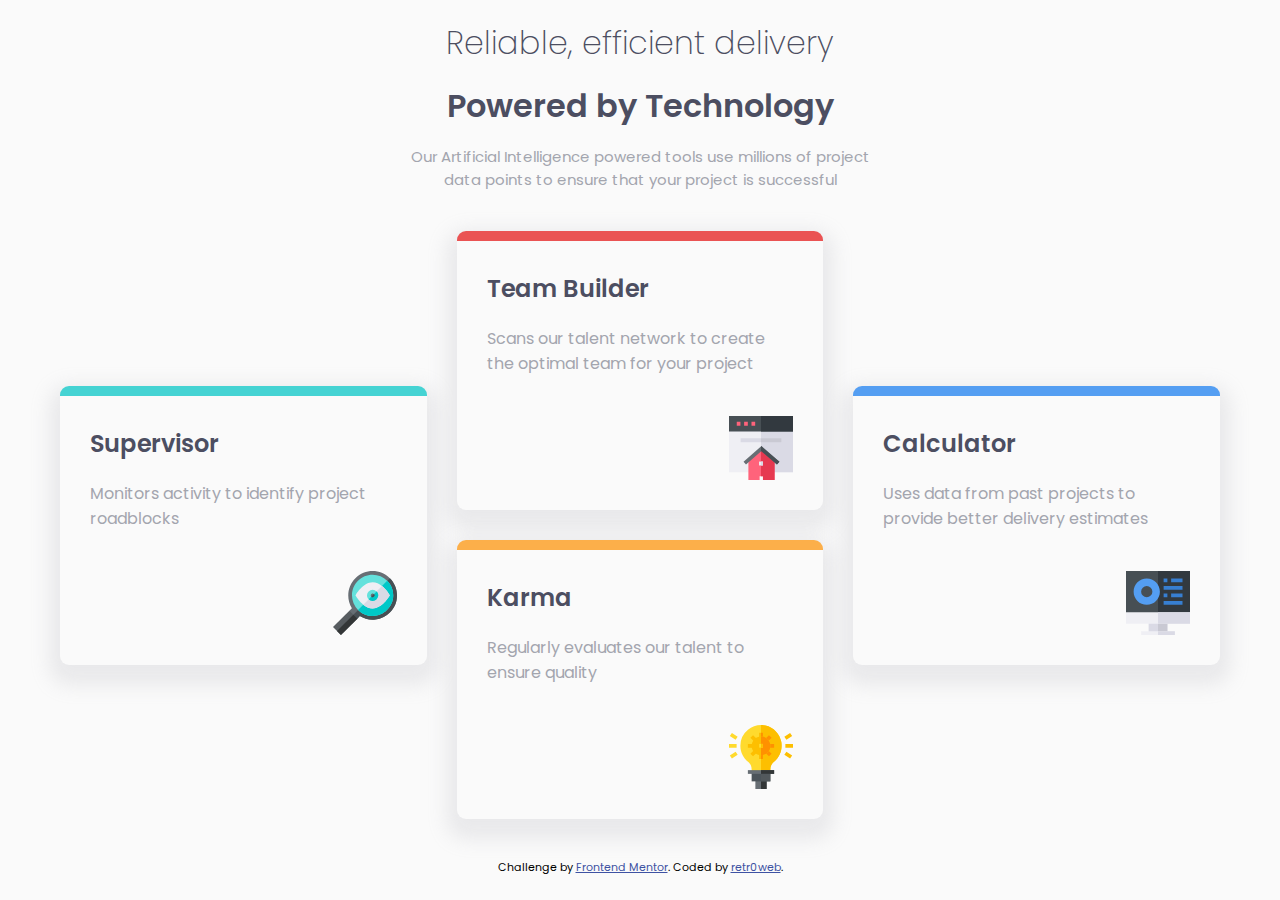
<file: 4card/index.html>
<!DOCTYPE html>
<html lang="en">
<head>
  <meta charset="UTF-8">
  <meta name="viewport" content="width=device-width, initial-scale=1.0">
  <link rel="icon" type="image/png" sizes="32x32" href="./images/favicon-32x32.png">
  <link rel="stylesheet" href="styles.css">
  <link rel="preconnect" href="https://fonts.googleapis.com">
  <link rel="preconnect" href="https://fonts.gstatic.com" crossorigin>
  <link href="https://fonts.googleapis.com/css2?family=Poppins:wght@200;400;600&display=swap" rel="stylesheet">
  
  <title>Frontend Mentor | Four card feature section</title>

  <!-- Feel free to remove these styles or customise in your own stylesheet 👍 -->
  <style>
    .attribution { font-size: 11px; text-align: center; padding-top: 20px; padding-bottom: 10px;}
    .attribution a { color: hsl(228, 45%, 44%); }
  </style>
</head>
<body>
  <header class="heading flex-column">
    <h2>Reliable, efficient delivery</h2>
    <h1>Powered by Technology</h1>
    <p>Our Artificial Intelligence powered tools use millions of project data points 
      to ensure that your project is successful</p>  
  </header>

  <section class="card-container">
    <div class="card">
      <h2>Supervisor</h2>
      <p>Monitors activity to identify project roadblocks</p>
      <img src="images/icon-supervisor.svg" alt="magnifier">
    </div>
    <div class="card">
      <h2>Team Builder</h2>
      <p>Scans our talent network to create the optimal team for your project</p>
      <img src="images/icon-team-builder.svg" alt="icon of house with website background">
    </div>
    <div class="card">
      <h2>Karma</h2>
      <p>Regularly evaluates our talent to ensure quality</p>
      <img src="images/icon-karma.svg" alt="light bulb">
    </div>
    <div class="card">
      <h2>Calculator</h2>
      <p>Uses data from past projects to provide better delivery estimates</p>
      <img src="images/icon-calculator.svg" alt="desktop computer">
    </div>
  </section>
  
  <footer>
    <p class="attribution">
      Challenge by <a href="https://www.frontendmentor.io?ref=challenge" target="_blank">Frontend Mentor</a>. 
      Coded by <a href="https://github.com/retr0web">retr0web</a>.
    </p>
  </footer>
  
</body>
</html>
</file>
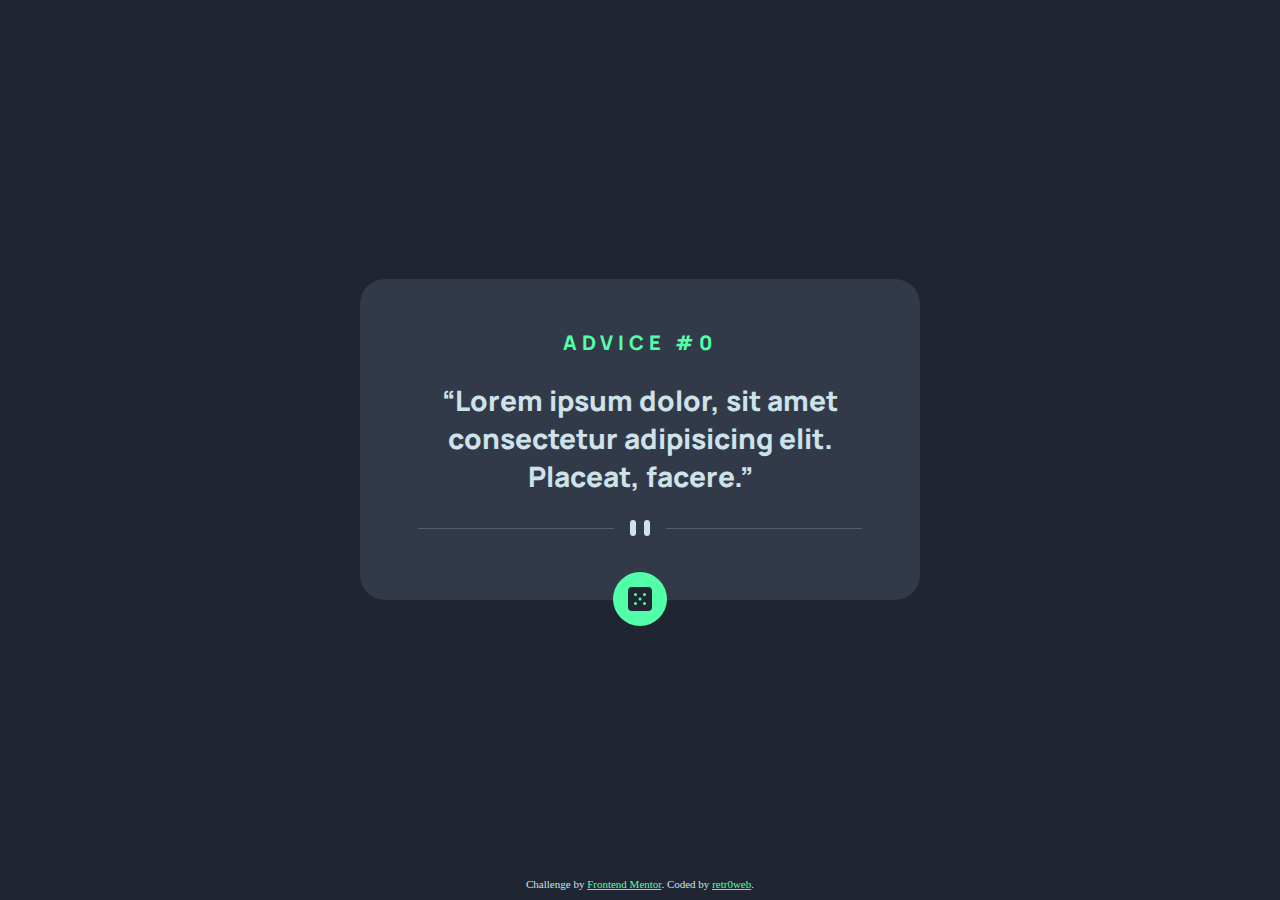
<file: advice-generator-app/index.html>
<!DOCTYPE html>
<html lang="en">
<head>
  <meta charset="UTF-8">
  <meta name="viewport" content="width=device-width, initial-scale=1.0">
  <link rel="stylesheet" href="styles.css">
  <link rel="icon" type="image/png" sizes="32x32" href="./images/favicon-32x32.png">
  <link rel="preconnect" href="https://fonts.googleapis.com">
  <link rel="preconnect" href="https://fonts.gstatic.com" crossorigin>
  <link href="https://fonts.googleapis.com/css2?family=Manrope:wght@200..800&display=swap" rel="stylesheet">
  <title>Frontend Mentor | Advice generator app</title>
</head>
<body>
  <main>
    <p class="manrope-800">
      Advice #<span id="advice-id">0</span>
    </p>
    <h1 id="advice-text" class="manrope-800">Lorem ipsum dolor, sit amet consectetur adipisicing elit. Placeat, facere.</h1>
    <picture>
      <source media="(max-width: 580px)" srcset="images/pattern-divider-mobile.svg">
      <img src="images/pattern-divider-desktop.svg" alt="">
    </picture>
    <button id="randomize-advice" aria-label="get random advice button">
      <img src="images/icon-dice.svg" alt="dice">
    </button>
  </main>
  
  <footer class="attribution">
    Challenge by <a href="https://www.frontendmentor.io?ref=challenge" target="_blank">Frontend Mentor</a>. 
    Coded by <a href="https://www.frontendmentor.io/profile/retr0web">retr0web</a>.
  </footer>

<script src="index.js"></script>
</body>
</html>
</file>
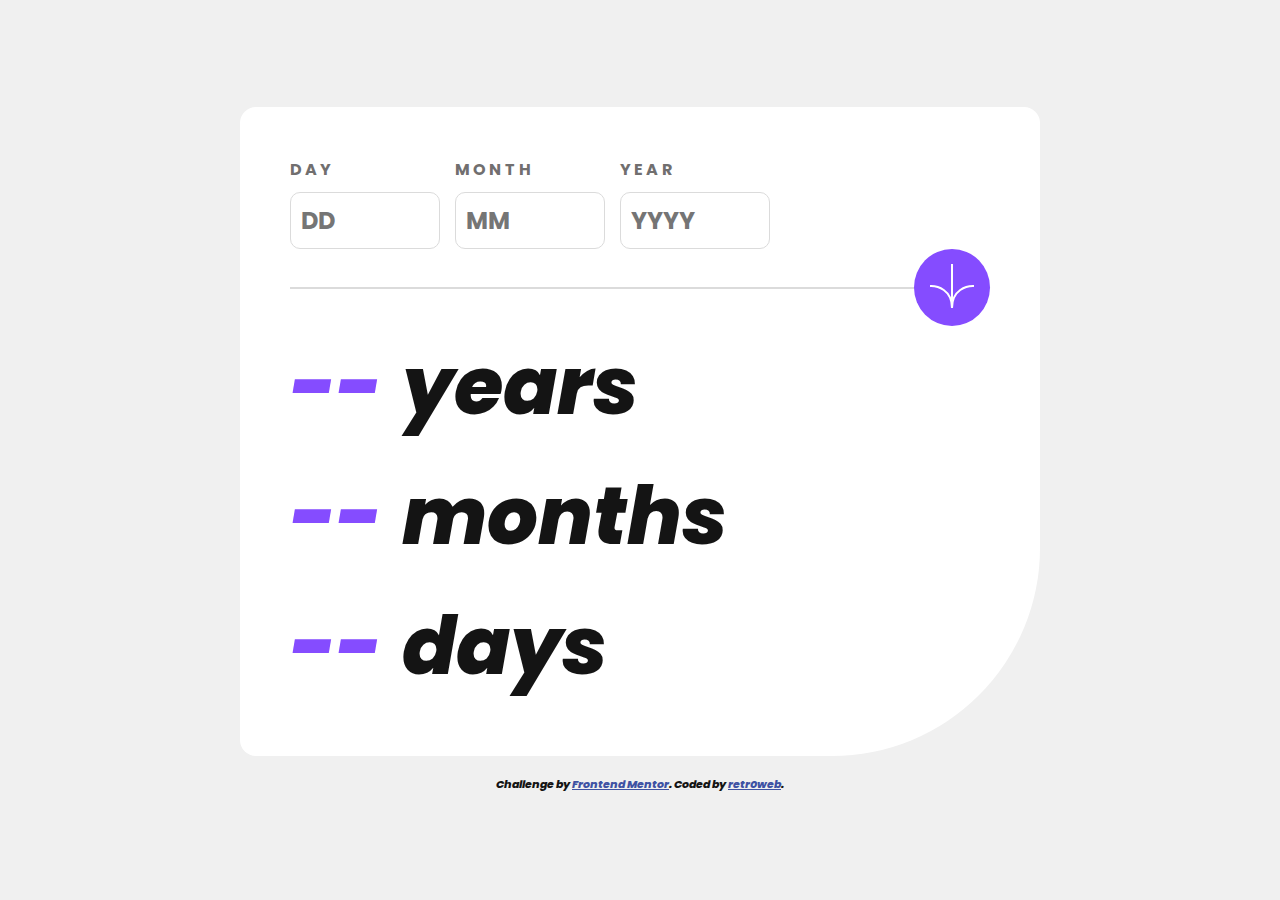
<file: age-calculator/index.html>
<!DOCTYPE html>
<html lang="en">
<head>
  <meta charset="UTF-8">
  <meta name="viewport" content="width=device-width, initial-scale=1.0">
  <link rel="icon" type="image/png" sizes="32x32" href="./images/favicon-32x32.png">
  <link rel="stylesheet" href="styles.css">
  <link rel="preconnect" href="https://fonts.googleapis.com">
  <link rel="preconnect" href="https://fonts.gstatic.com" crossorigin>
  <link href="https://fonts.googleapis.com/css2?family=Poppins:ital,wght@0,700;1,400;1,800&display=swap" rel="stylesheet">
  <title>Frontend Mentor | Age calculator app</title>
</head>
<body>
<main>
  <section class="inputs">
    <div class="input-component">
      <label class="poppins-bold" for="day">Day</label>
      <input class="poppins-bold" type="text" id="day" placeholder="DD">
      <span class="poppins-regular-italic" data-error="This field can't be empty">This field can't be empty</span>
    </div>

    <div class="input-component">
      <label class="poppins-bold" for="month">Month</label>
      <input class="poppins-bold" type="text" id="month" placeholder="MM">
      <span class="poppins-regular-italic" data-error="This field can't be empty">This field can't be empty</span>
    </div>

    <div class="input-component">
      <label class="poppins-bold" for="year">Year</label>
      <input class="poppins-bold" type="text" id="year" placeholder="YYYY">
      <span class="poppins-regular-italic" data-error="This field can't be empty">This field can't be empty</span>
    </div>
  </section>

  <section class="calculate">
    <hr>
    <button id="calculate">
      <img src="images/icon-arrow.svg" alt="">
    </button>
  </section>

  <section class="result">
    <div class="poppins-extrabold-italic">
      <span id="your-years">--</span><p id="year-label">years</p>
    </div>
    <div class="poppins-extrabold-italic">
      <span id="your-months">--</span><p id="month-label">months</p>
    </div>
    <div class="poppins-extrabold-italic">
      <span id="your-days">--</span><p id="day-label">days</p>
    </div>
  </section>
</main>
<footer>
  <div class="attribution poppins-extrabold-italic">
    Challenge by <a href="https://www.frontendmentor.io?ref=challenge" target="_blank">Frontend Mentor</a>. 
    Coded by <a href="https://www.frontendmentor.io/profile/retr0web">retr0web</a>.
  </div>
</footer>
<script type="module" src="index.js"></script>
</body>
</html>
</file>
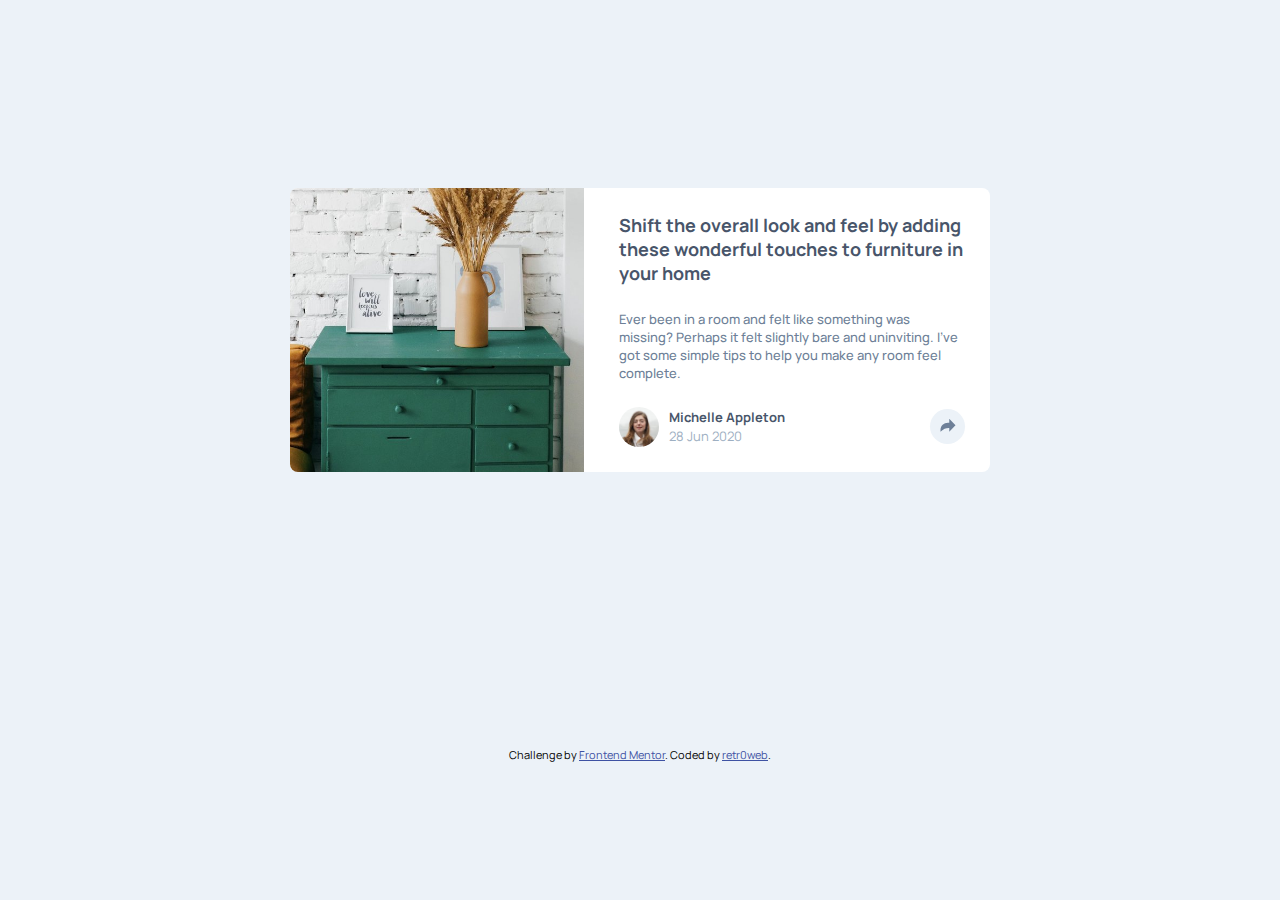
<file: article-component/index.html>
<!DOCTYPE html>
<html lang="en">
<head>
  <meta charset="UTF-8">
  <meta name="viewport" content="width=device-width, initial-scale=1.0">
  <link rel="icon" type="image/png" sizes="32x32" href="./images/favicon-32x32.png">
  <link rel="stylesheet" href="styles.css">
  <link rel="preconnect" href="https://fonts.googleapis.com">
  <link rel="preconnect" href="https://fonts.gstatic.com" crossorigin>
  <link href="https://fonts.googleapis.com/css2?family=Manrope:wght@500;700&display=swap" rel="stylesheet">
  <title>Frontend Mentor | Article preview component</title>
</head>
<body>
  <section class="article-preview">
    <img src="images/drawers.jpg" alt="drawers">
    <div class="article-info">
      <h1>Shift the overall look and feel by adding these wonderful 
        touches to furniture in your home</h1>
      <p>Ever been in a room and felt like something was missing? Perhaps 
        it felt slightly bare and uninviting. I’ve got some simple tips 
        to help you make any room feel complete.</p>
      <div class="author">
        <img class="portrait" src="images/avatar-michelle.jpg" alt="Michelle (the author herself)">
        <h2>Michelle Appleton</h2>
        <p>28 Jun 2020</p>
        <div class="share">
          <svg class="svg-container" xmlns="http://www.w3.org/2000/svg"
           width="35" height="35" viewBox="0 0 35 35">
            <path class="icon" fill="#6E8098"
             d="M15 6.495L8.766.014V3.88H7.441C3.33 3.88 0 7.039 0 10.936v2.049l.589-.612C2.59 10.294 5.422 9.11 8.39 9.11h.375v3.867L15 6.495z"/>
          </svg>
          <div class="social-media">
            <h3>Share</h3>
            <a href="https://www.facebook.com"><img src="images/icon-facebook.svg" alt="facebook"></a>
            <a href="https://twitter.com/"><img src="images/icon-twitter.svg" alt="X"></a>
            <a href="https://www.pinterest.com"><img src="images/icon-pinterest.svg" alt="pinterest"></a>
          </div>
        </div>
      </div>
    </div>
  </section>
  
  <footer class="attribution">
    Challenge by <a href="https://www.frontendmentor.io?ref=challenge" target="_blank">Frontend Mentor</a>. 
    Coded by <a href="https://github.com/retr0web">retr0web</a>.
  </footer>

  <script src="index.js"></script>
</body>
</html>
</file>
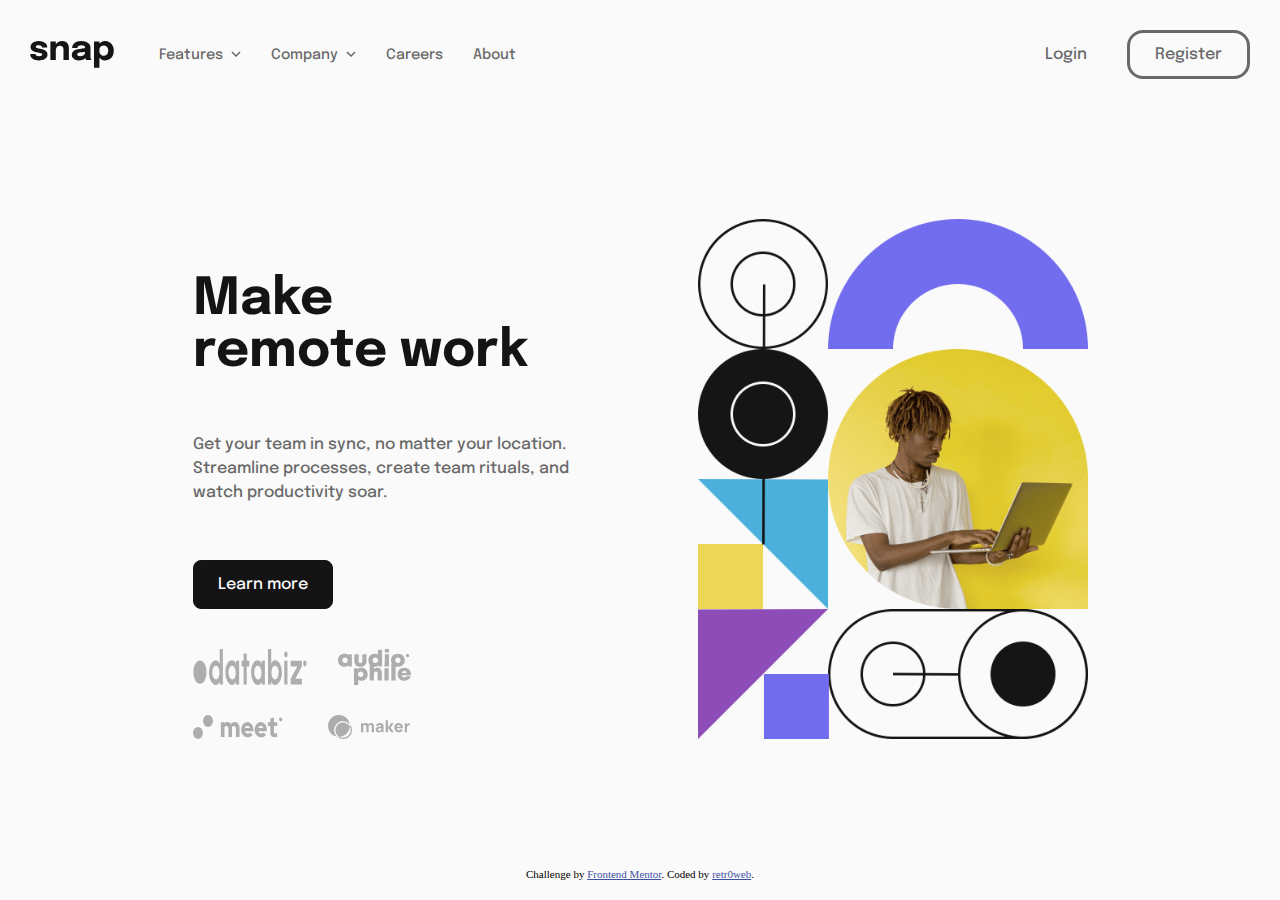
<file: dropdown-navigation/index.html>
<!DOCTYPE html>
<html lang="en">
<head>
  <meta charset="UTF-8">
  <meta name="viewport" content="width=device-width, initial-scale=1.0"> <!-- displays site properly based on user's device -->
  <link rel="preconnect" href="https://fonts.googleapis.com">
  <link rel="preconnect" href="https://fonts.gstatic.com" crossorigin>
  <link href="https://fonts.googleapis.com/css2?family=Epilogue:ital,wght@0,100..900;1,100..900&display=swap" rel="stylesheet">
  <link rel="icon" type="image/png" sizes="32x32" href="./images/favicon-32x32.png">
  <link rel="stylesheet" href="styles.css">
  <title>Frontend Mentor | Intro section with dropdown navigation</title>
</head>
<body>
  <header>
    <img src="images/logo.svg" alt="Snap">
    <nav>
      <img id="close-nav" src="images/icon-close-menu.svg" alt="exit">
      <ul class="main-menu epilogue-500">
        <li class="drop-link">
          <span id="features">Features</span>
          <ul class="dropdown icons">
            <li><a href="">Todo List</a></li>
            <li><a href="">Calendar</a></li>
            <li><a href="">Reminders</a></li>
            <li><a href="">Planing</a></li>
          </ul>
        </li>
        <li class="drop-link">
          <span id="company">Company</span>
          <ul class="dropdown non-icon">
            <li><a href="">History</a></li>
            <li><a href="">Our Team</a></li>
            <li><a href="">Blog</a></li>
          </ul>
        </li>
        <li><a href="#">Careers</a></li>
        <li><a href="#">About</a></li>
      </ul>

      <div class="button-group epilogue-500">
        <a href="#">Login</a>
        <a href="#" class="rounded">Register</a>
      </div>
    </nav>
    <button id="mobile-nav">
      <img src="images/icon-menu.svg" alt="menu icon">
    </button>
  </header>
  <section class="learn-more">
    <div class="text">
      <h1 class="epilogue-700">Make remote work</h1>
      <p class="epilogue-500">Get your team in sync, no matter your location. Streamline processes, 
        create team rituals, and watch productivity soar.</p>
      <a class="epilogue-500" href="#">Learn more</a>
    </div>
    <div class="partners">
      <div class="partners-wrap">
        <img src="images/client-databiz.svg" alt="">
        <img src="images/client-audiophile.svg" alt="">
      </div>
      <div class="partners-wrap">
        <img src="images/client-meet.svg" alt="">
        <img src="images/client-maker.svg" alt="">
      </div>
    </div>
    <picture>
      <source media="(max-width: 930px)" srcset="images/image-hero-mobile.png">
      <img src="images/image-hero-desktop.png" alt="">
    </picture>
  </section>
  
  <div class="attribution">
    Challenge by <a href="https://www.frontendmentor.io?ref=challenge" target="_blank">Frontend Mentor</a>. 
    Coded by <a href="https://www.frontendmentor.io/profile/retr0web">retr0web</a>.
  </div>

  <div class="overlay"></div>

<script src="index.js"></script>
</body>
</html>
</file>
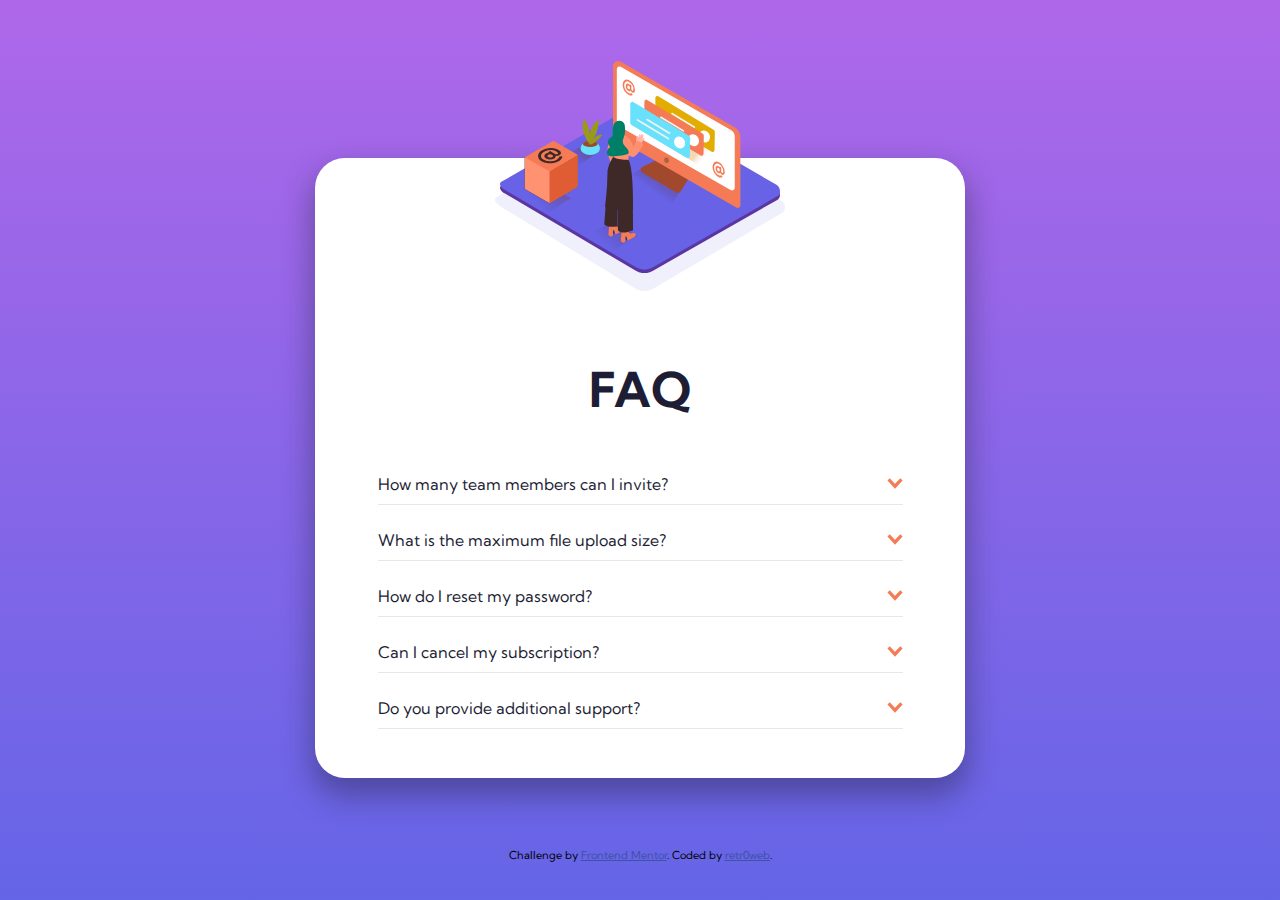
<file: faq-accordion/index.html>
<!DOCTYPE html>
<html lang="en">
<head>
  <title>Frontend Mentor | FAQ Accordion Card</title>
  <meta charset="UTF-8">
  <meta name="viewport" content="width=device-width, initial-scale=1.0">
  <link rel="icon" type="image/png" sizes="32x32" href="./images/favicon-32x32.png">
  <link rel="stylesheet" href="style.css">
  <link rel="preconnect" href="https://fonts.googleapis.com">
  <link rel="preconnect" href="https://fonts.gstatic.com" crossorigin>
  <link href="https://fonts.googleapis.com/css2?family=Kumbh+Sans:wght@400;700&display=swap" rel="stylesheet">
  <!-- Feel free to remove these styles or customise in your own stylesheet 👍 -->
  <style>
    .attribution { font-size: 11px; text-align: center; }
    .attribution a { color: hsl(228, 45%, 44%); }
  </style>
</head>
<body>
  <main>
    <section class="hero">
      <img class="box-img" src="images/illustration-box-desktop.svg" alt="">
      <picture>
        <source media="(max-width: 1305px)" srcset="images/illustration-woman-online-mobile.svg" width="280" height="280">
        <img class="illustration" src="images/illustration-woman-online-desktop.svg" alt="">
      </picture>
        
        <section class="accordion">
          <h1 class="heading">FAQ</h1>
          <div class="accordion-content">
            <header>
              <h2 class="question">How many team members can I invite?</h2>
              <img src="images/icon-arrow-down.svg" alt="">
            </header>
            <p>You can invite up to 2 additional users on the Free plan. 
              There is no limit on team members for the Premium plan.</p>
          </div>
          <div class="accordion-content">
            <header>
              <h2 class="question">What is the maximum file upload size?</h2>
              <img src="images/icon-arrow-down.svg" alt="">
            </header>
            <p>No more than 2GB. All files in your account must fit your allotted storage space.</p>
          </div>
          <div class="accordion-content">
            <header>
              <h2 class="question">How do I reset my password?</h2>
              <img src="images/icon-arrow-down.svg" alt="">
            </header>
            <p>Click “Forgot password” from the login page or “Change password” from your profile page.
              A reset link will be emailed to you.</p>
          </div>
          <div class="accordion-content">
            <header>
              <h2 class="question">Can I cancel my subscription?</h2>
              <img src="images/icon-arrow-down.svg" alt="">
            </header>
            <p>Yes! Send us a message and we’ll process your request no questions asked.</p>
          </div>
          <div class="accordion-content">
            <header>
              <h2 class="question">Do you provide additional support?</h2>
              <img src="images/icon-arrow-down.svg" alt="">
            </header>
            <p>Chat and email support is available 24/7. Phone lines are open during normal business hours.</p>
          </div>
        </section>
      
    </section>
  </main>

  <footer>
    <div class="attribution">
      Challenge by <a href="https://www.frontendmentor.io?ref=challenge" target="_blank">Frontend Mentor</a>. 
      Coded by <a href="https://github.com/retr0web">retr0web</a>.
    </div>
  </footer>
  <script src="index.js"></script>
</body>
</html>
</file>
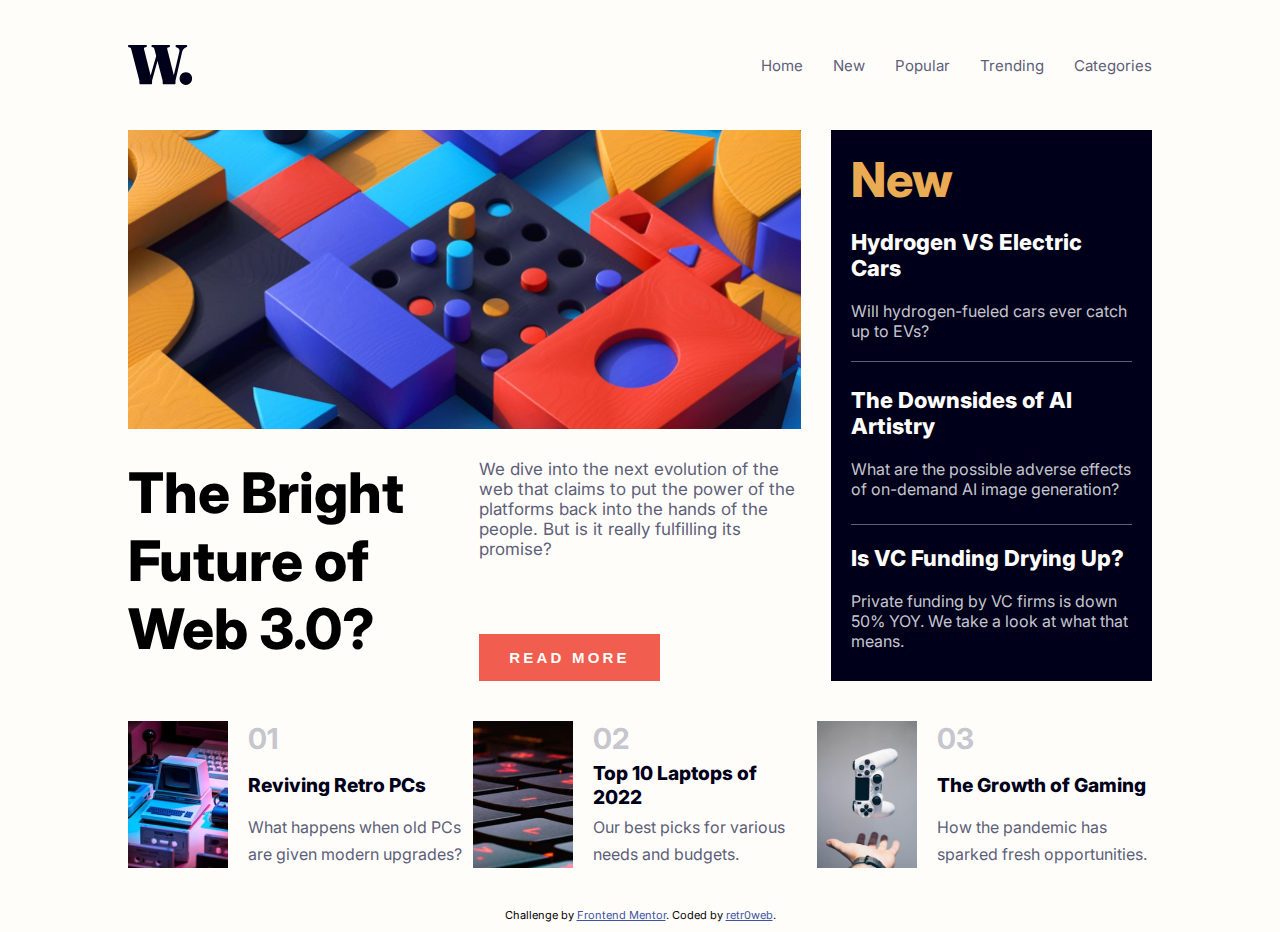
<file: news-homepage/index.html>
<!DOCTYPE html>
<html lang="en">
<head>
  <meta charset="UTF-8">
  <meta name="viewport" content="width=device-width, initial-scale=1.0">
  <link rel="icon" type="image/png" sizes="32x32" href="./assets/images/favicon-32x32.png">
  <link rel="preconnect" href="https://fonts.googleapis.com">
  <link rel="preconnect" href="https://fonts.gstatic.com" crossorigin>
  <link href="https://fonts.googleapis.com/css2?family=Inter:wght@400;700;800&display=swap" rel="stylesheet">
  <link rel="stylesheet" href="styles.css">
  <title>Frontend Mentor | News homepage</title>
</head>
<body>
  <main>
    <header>
      <img src="assets/images/logo.svg" alt="brand logo W.">
      <nav class="navigation">
        <button id="menu-close">
          <img src="assets/images/icon-menu-close.svg" alt="cross (close menu action)">
        </button>
        <ul>
          <li><a href="#">Home</a></li>
          <li><a href="#">New</a></li>
          <li><a href="#">Popular</a></li>
          <li><a href="#">Trending</a></li>
          <li><a href="#">Categories</a></li>
        </ul>
      </nav>
      <button id="menu">
        <img src="assets/images/icon-menu.svg" alt="burger menu icon">
      </button>
    </header>

    <section class="homepage">
      <picture>
        <source media="(max-width: 685px)" srcset="assets/images/image-web-3-mobile.jpg" width="280" height="280">
        <img src="assets/images/image-web-3-desktop.jpg" alt="puzzles">
      </picture>
      <h1>The Bright Future of Web 3.0?</h1>
      <div class="read-more">
        <p>We dive into the next evolution of the web that claims to put the power of the platforms back into the hands of the people. 
          But is it really fulfilling its promise?</p>
        <button>Read more</button>
      </div>
      <div class="new">
        <h2>New</h2>
        <span class="new-topic">
          <h3>Hydrogen VS Electric Cars</h3>
          <p>Will hydrogen-fueled cars ever catch up to EVs?</p>
        </span>
        <span class="new-topic">
          <h3>The Downsides of AI Artistry</h3>
          <p>What are the possible adverse effects of on-demand AI image generation?</p>
        </span>
        <span class="new-topic">
          <h3>Is VC Funding Drying Up?</h3>
          <p>Private funding by VC firms is down 50% YOY. We take a look at what that means.</p>
        </span>
      </div>
    </section>

    <section class="articles">
      <div class="card">
        <img src="assets/images/image-retro-pcs.jpg" alt="80's PC">
        <div class="card-content">
          <span>01</span>
          <h3>Reviving Retro PCs</h3>
          <p>What happens when old PCs are given modern upgrades?</p>
        </div>
      </div>
      <div class="card">
        <img src="assets/images/image-top-laptops.jpg" alt="keyboard with red backlight">
        <div class="card-content">
          <span>02</span>
          <h3>Top 10 Laptops of 2022</h3>
          <p>Our best picks for various needs and budgets.</p>
        </div>
      </div>
      <div class="card">
        <img src="assets/images/image-gaming-growth.jpg" alt="floating dualshock">
        <div class="card-content">
          <span>03</span>
          <h3>The Growth of Gaming</h3>
          <p>How the pandemic has sparked fresh opportunities.</p>
        </div>
      </div>
    </section>
  </main>

  <div class="overlay"></div>
  
  <div class="attribution">
    Challenge by <a href="https://www.frontendmentor.io?ref=challenge" target="_blank">Frontend Mentor</a>. 
    Coded by <a href="https://www.frontendmentor.io/profile/retr0web">retr0web</a>.
  </div>

<script src="index.js"></script>
</body>
</html>
</file>
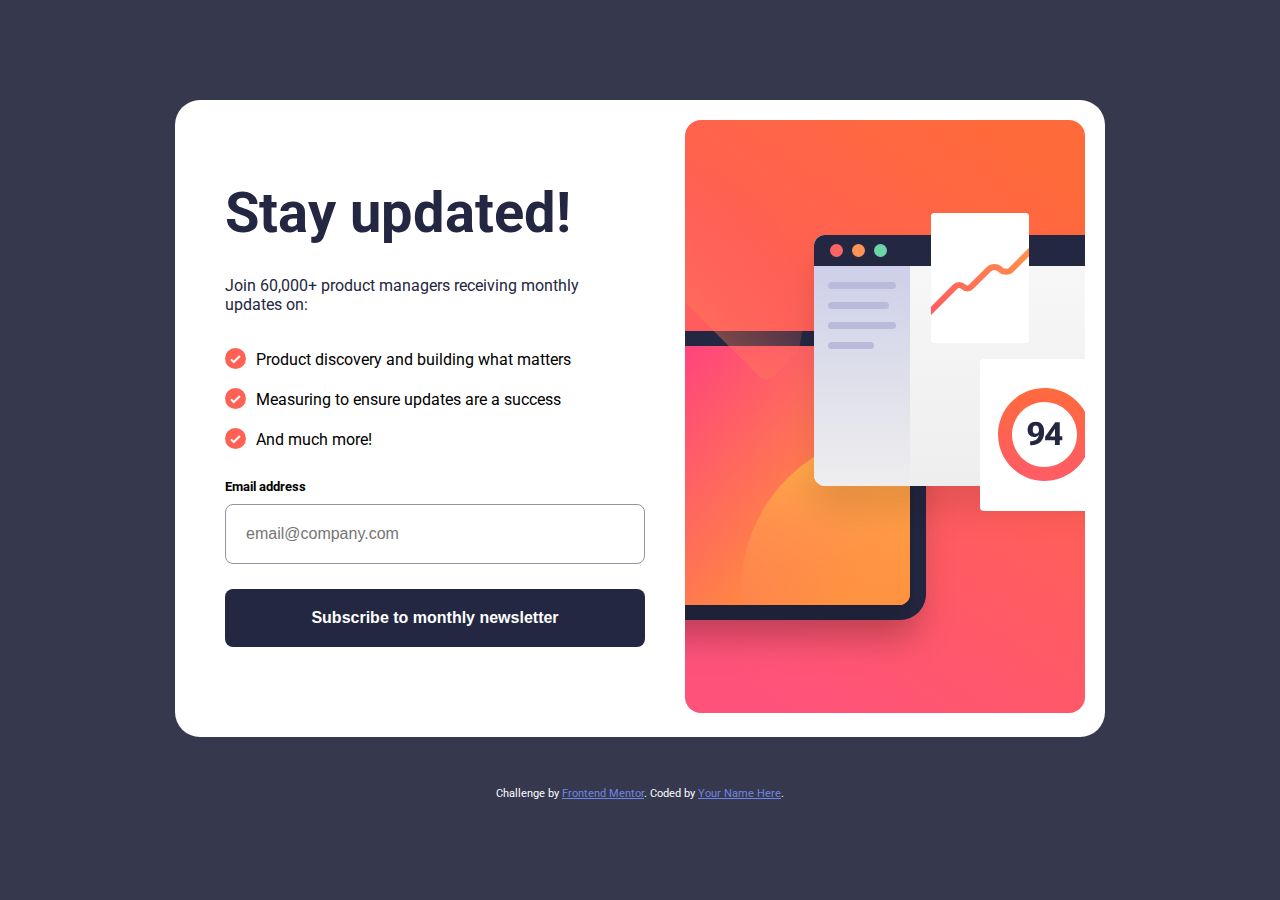
<file: newsletter/index.html>
<!DOCTYPE html>
<html lang="en">
<head>
  <meta charset="UTF-8">
  <meta name="viewport" content="width=device-width, initial-scale=1.0"> 
  <link rel="icon" type="image/png" sizes="32x32" href="./assets/images/favicon-32x32.png">
  <link rel="preconnect" href="https://fonts.googleapis.com">
  <link rel="preconnect" href="https://fonts.gstatic.com" crossorigin>
  <link href="https://fonts.googleapis.com/css2?family=Roboto:wght@400;700&display=swap" rel="stylesheet">
  <link rel="stylesheet" href="styles.css">
  <title>Frontend Mentor | Newsletter sign-up form with success message</title>
</head>
<body>
  <main>
    <section class="sign-up">
      <h1>Stay updated!</h1>

      <p>Join 60,000+ product managers receiving monthly updates on:</p>

      <ul>
        <li>Product discovery and building what matters</li>
        <li>Measuring to ensure updates are a success</li>
        <li>And much more!</li>
      </ul>
      
      <form class="input-container">
        <div class="labels">
          <label for="email">Email address</label>
          <span id="message">Valid email required</span>
        </div>
        <input id="email" type="text" placeholder="email@company.com">
        <button class="action">Subscribe to monthly newsletter</button>
      </form>
    </section>

    <picture>
      <source media="(max-width: 945px)" srcset="assets/images/illustration-sign-up-mobile.svg" width="280" height="280">
      <img src="assets/images/illustration-sign-up-desktop.svg" alt="tick with orange background">
    </picture>
  </main>

  <section class="success invisible">
    <img src="assets/images/icon-success.svg" alt="">
    <h2>Thanks for subscribing!</h2>
    <p>A confirmation email has been sent to <span id="emailReciever"></span>. 
      Please open it and click the button inside to confirm your subscription.</p>
    <button class="action" id="dismiss">Dismiss message</button>
  </section>
  
  <div class="attribution">
    Challenge by <a href="https://www.frontendmentor.io?ref=challenge" target="_blank">Frontend Mentor</a>. 
    Coded by <a href="https://www.frontendmentor.io/profile/retr0web">Your Name Here</a>.
  </div>

<script src="index.js"></script>
</body>
</html>
</file>
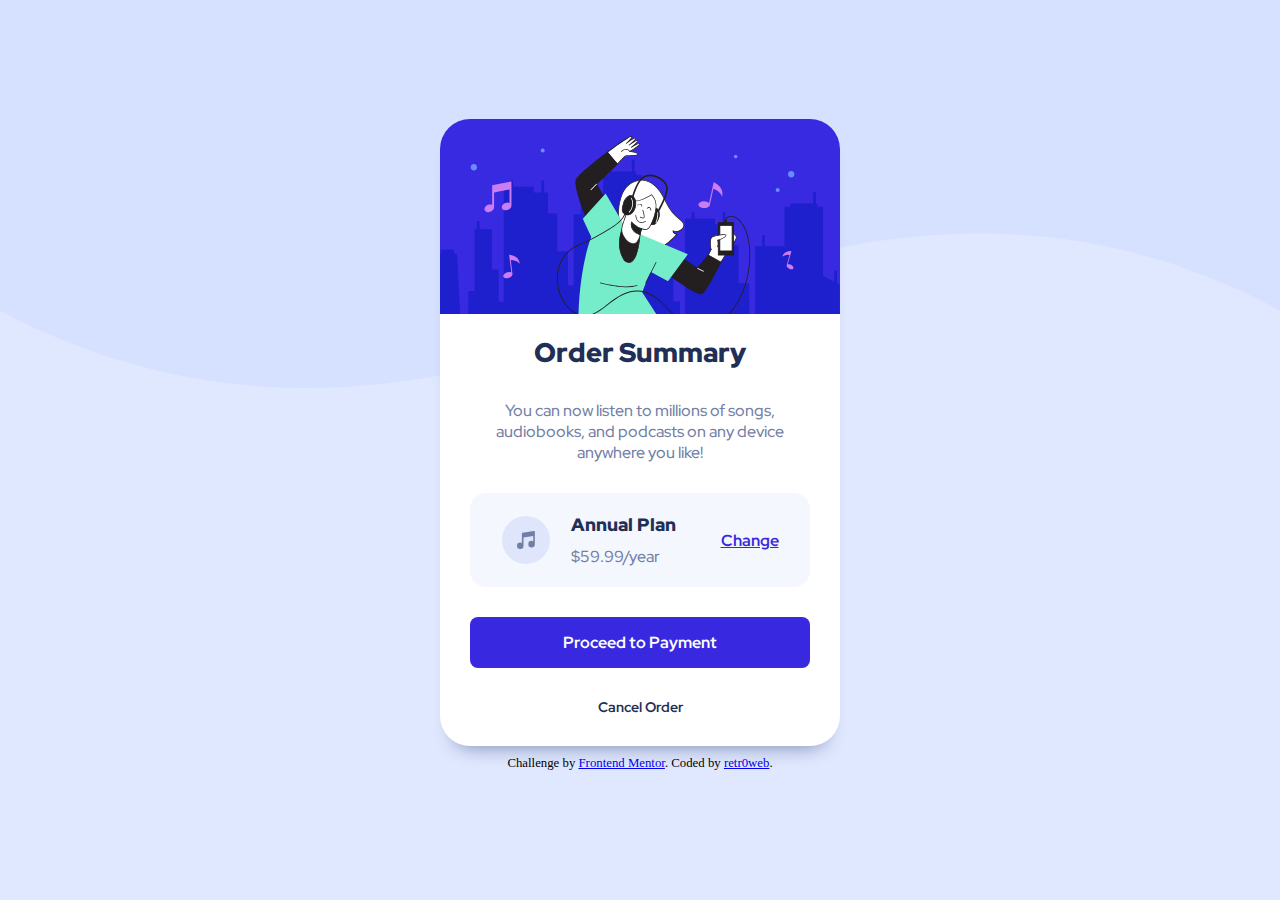
<file: order-component/index.html>
<!DOCTYPE html>
<html lang="en">
<head>
  <meta charset="UTF-8">
  <meta name="viewport" content="width=device-width, initial-scale=1.0"> <!-- displays site properly based on user's device -->

  <link rel="icon" type="image/png" sizes="32x32" href="./images/favicon-32x32.png">
  <link rel="stylesheet" href="styles.css">
  <link rel="preconnect" href="https://fonts.googleapis.com">
  <link rel="preconnect" href="https://fonts.gstatic.com" crossorigin>
  <link href="https://fonts.googleapis.com/css2?family=Red+Hat+Display:wght@500;700;900&display=swap" rel="stylesheet">
  
  <title>Frontend Mentor | Order summary card</title>
</head>
<body>
  <main class="container flex-column">
    <img class="hero" src="./images/illustration-hero.svg" alt="a person listening to song via headphones">

    <div class="content flex-column">
      <h1>Order Summary</h1>

      <p>You can now listen to millions of songs, audiobooks, and podcasts on any 
      device anywhere you like!</p>

      <div class="plan">
        <img src="./images/icon-music.svg" alt="music icon">
        <strong>Annual Plan</strong>
        <h3>$59.99/year</h3>
        <a href="">Change</a>
      </div>
      
      <button class="button-proceed">Proceed to Payment</button>
      <button class="button-cancel">Cancel Order</button>
    </div> 
  </main>
  
  <div class="attribution">
    Challenge by <a href="https://www.frontendmentor.io?ref=challenge" target="_blank">Frontend Mentor</a>. 
    Coded by <a href="https://github.com/retr0web">retr0web</a>.
  </div>
</body>
</html>
</file>
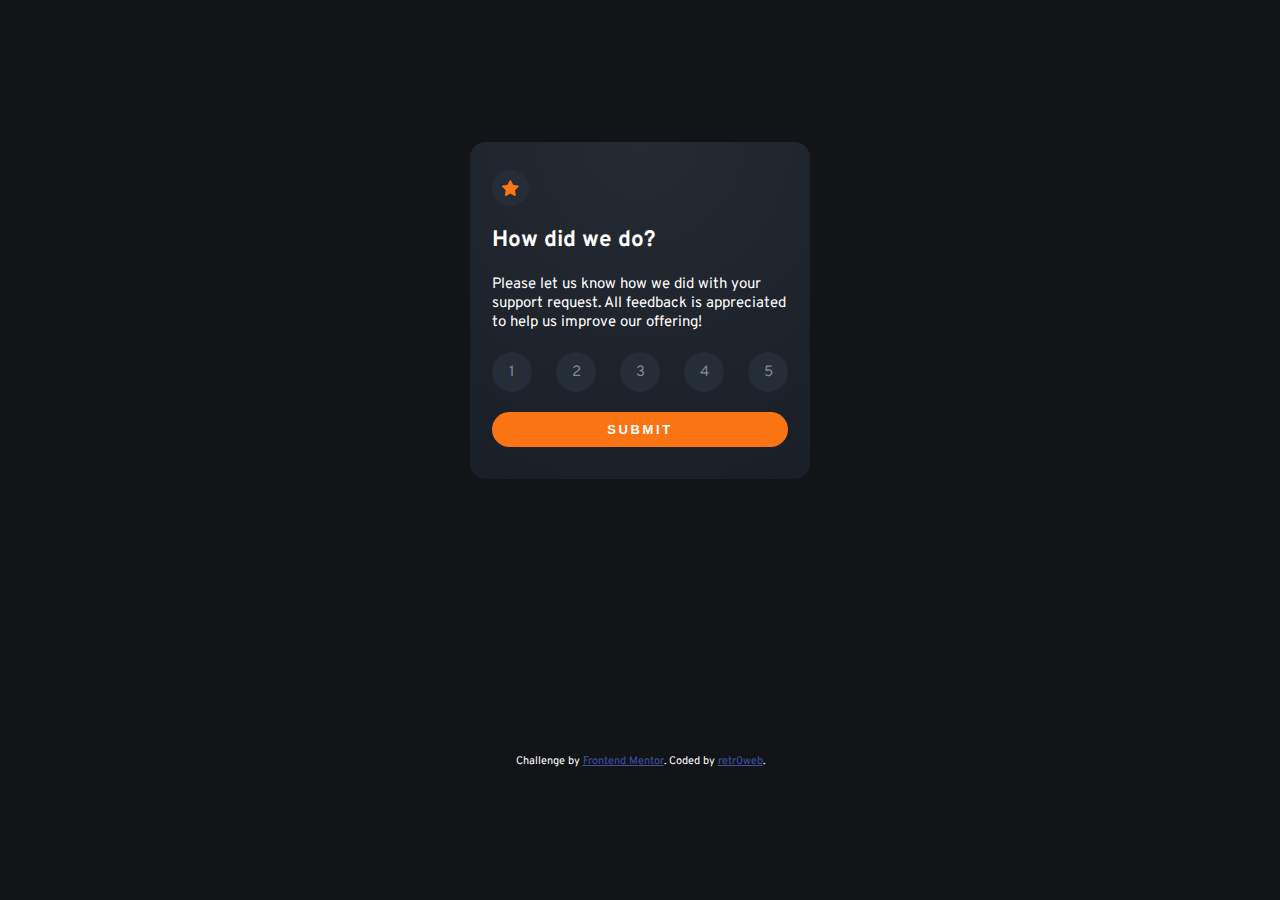
<file: rating-component/index.html>
<!DOCTYPE html>
<html lang="en">
<head>
  <meta charset="UTF-8">
  <meta name="viewport" content="width=device-width, initial-scale=1.0">
  <link rel="preconnect" href="https://fonts.googleapis.com">
  <link rel="preconnect" href="https://fonts.gstatic.com" crossorigin>
  <link href="https://fonts.googleapis.com/css2?family=Overpass:wght@400;700&display=swap" rel="stylesheet">
  <link rel="icon" type="image/png" sizes="32x32" href="./images/favicon-32x32.png">
  <link rel="stylesheet" href="styles.css">
  <title>Frontend Mentor | Interactive rating component</title>
</head>
<body>
  <main>
    <section class="card rating active">
      <div class="circle">
        <img src="images/icon-star.svg" alt="star">
      </div>
      <h2 tabindex="0">How did we do?</h2>
      <p tabindex="0">Please let us know how we did with your support request. All feedback 
        is appreciated to help us improve our offering!</p>
      <div id="marks-container">
        <div data-mark="1" tabindex="0">1</div>
        <div data-mark="2" tabindex="0">2</div>
        <div data-mark="3" tabindex="0">3</div>
        <div data-mark="4" tabindex="0">4</div>
        <div data-mark="5" tabindex="0">5</div>
      </div>
      <button id="submit-button">Submit</button>
    </section>

    <section class="card thank-you">
      <img src="images/illustration-thank-you.svg" alt="phone with credit card and reciept">
      <div class="mark-message">You selected <span id="mark"></span> out of 5</div>
      <h2>Thank you!</h2>
      <p>We appreciate you taking the time to give a rating. If you ever need 
        more support, don’t hesitate to get in touch!</p>
    </section>

    <section class="card developer">
      <img src="images/dev.png" alt="bug" width="162" height="108">
      <h2>AHA! Naughty developer!</h2>
      <p>It seems you've been tempering with dev tools, and tried to brake the program!
        Nice effort, but my form won't fall apart from such easy tricks!
        No Thank You page for you, bug hunter!
      </p>
    </section>
  </main>

  <div class="attribution">
    Challenge by <a href="https://www.frontendmentor.io?ref=challenge" target="_blank">Frontend Mentor</a>. 
    Coded by <a href="https://github.com/retr0web">retr0web</a>.
  </div>
<script src="index.js"></script>
</body>
</html>
</file>
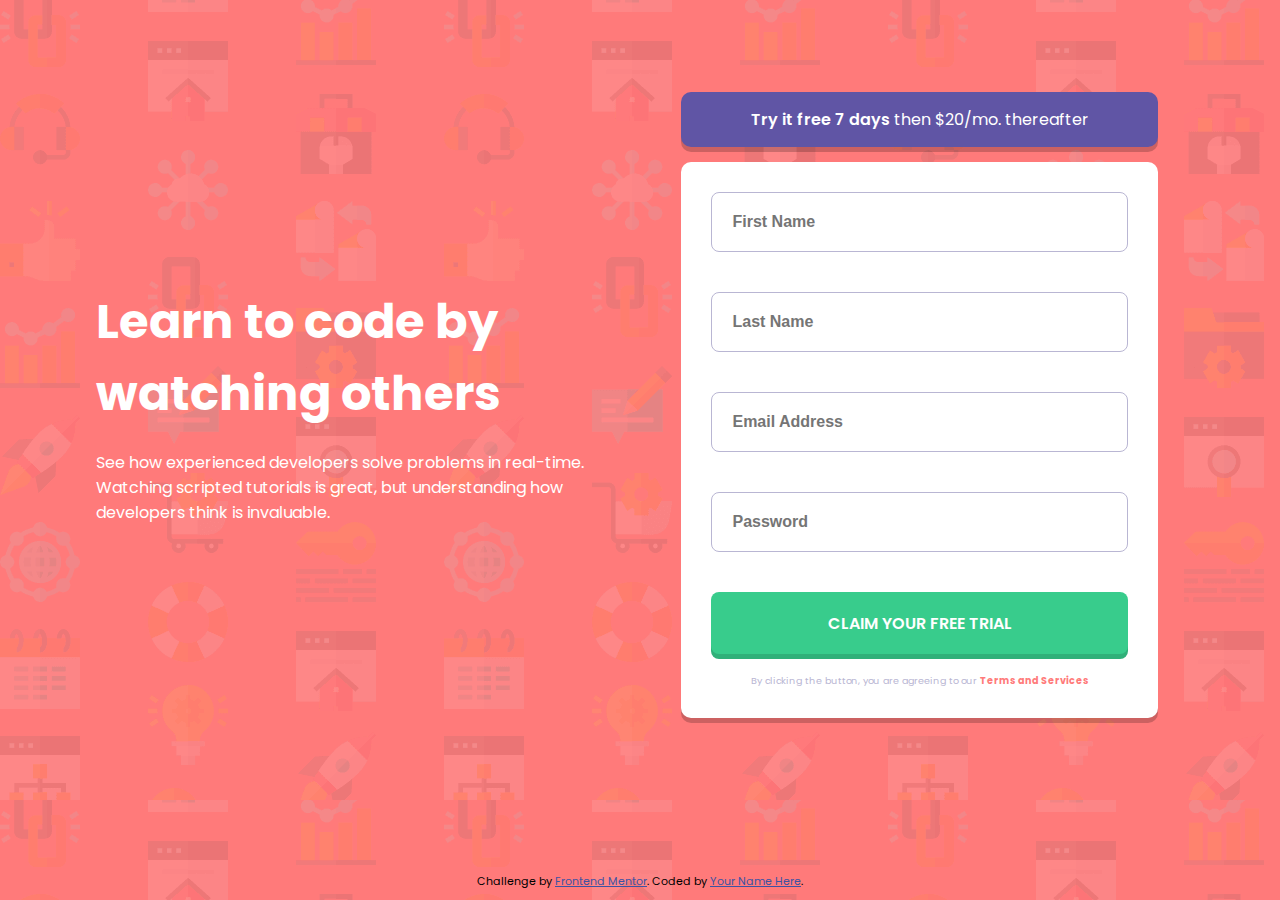
<file: sign-up-form/index.html>
<!DOCTYPE html>
<html lang="en">
<head>
  <meta charset="UTF-8">
  <meta name="viewport" content="width=device-width, initial-scale=1.0">
  <link rel="icon" type="image/png" sizes="32x32" href="./images/favicon-32x32.png">
  <link rel="stylesheet" href="styles.css">
  <link rel="preconnect" href="https://fonts.googleapis.com">
  <link rel="preconnect" href="https://fonts.gstatic.com" crossorigin>
  <link href="https://fonts.googleapis.com/css2?family=Poppins:wght@400;500;600;700&display=swap" rel="stylesheet">
  <title>Frontend Mentor | Intro component with sign up form</title>
</head>
<body>
<main>
  <section class="heading">
    <h1>Learn to code by watching others</h1>
    <p>See how experienced developers solve problems in real-time. 
      Watching scripted tutorials is great, 
      but understanding how developers think is invaluable. 
    </p>
  </section>
  <section class="sign-form flex-center">
    <div class="promotion">
      <p><span>Try it free 7 days</span> then $20/mo. thereafter</p>
    </div>
    <div class="form-container flex-center">
      <form class="flex-center">
        <span class="input-container" data-error="first name cannot be empty">
          <input type="text" placeholder="First Name" minlength="1">
        </span>
        <span class="input-container" data-error="last name cannot be empty">
          <input type="text" placeholder="Last Name" minlength="1">
        </span>
        <span class="input-container" data-error="email address cannot be empty">
          <input type="email" placeholder="Email Address">
        </span>
        <span class="input-container" data-error="password cannot be empty">
          <input type="text" placeholder="Password" minlength="6" maxlength="20">
        </span>
        <button id="submit" type="submit">Claim your free trial</button>
      </form>
      <span>By clicking the button, you are agreeing to our <a href="#">Terms and Services</a></span>
    </div>
  </section>
</main>
    
<footer>
  <p class="attribution">
    Challenge by <a href="https://www.frontendmentor.io?ref=challenge" target="_blank">Frontend Mentor</a>. 
    Coded by <a href="#">Your Name Here</a>.
  </p>
</footer>
<script src="index.js"></script>
</body>
</html>
</file>
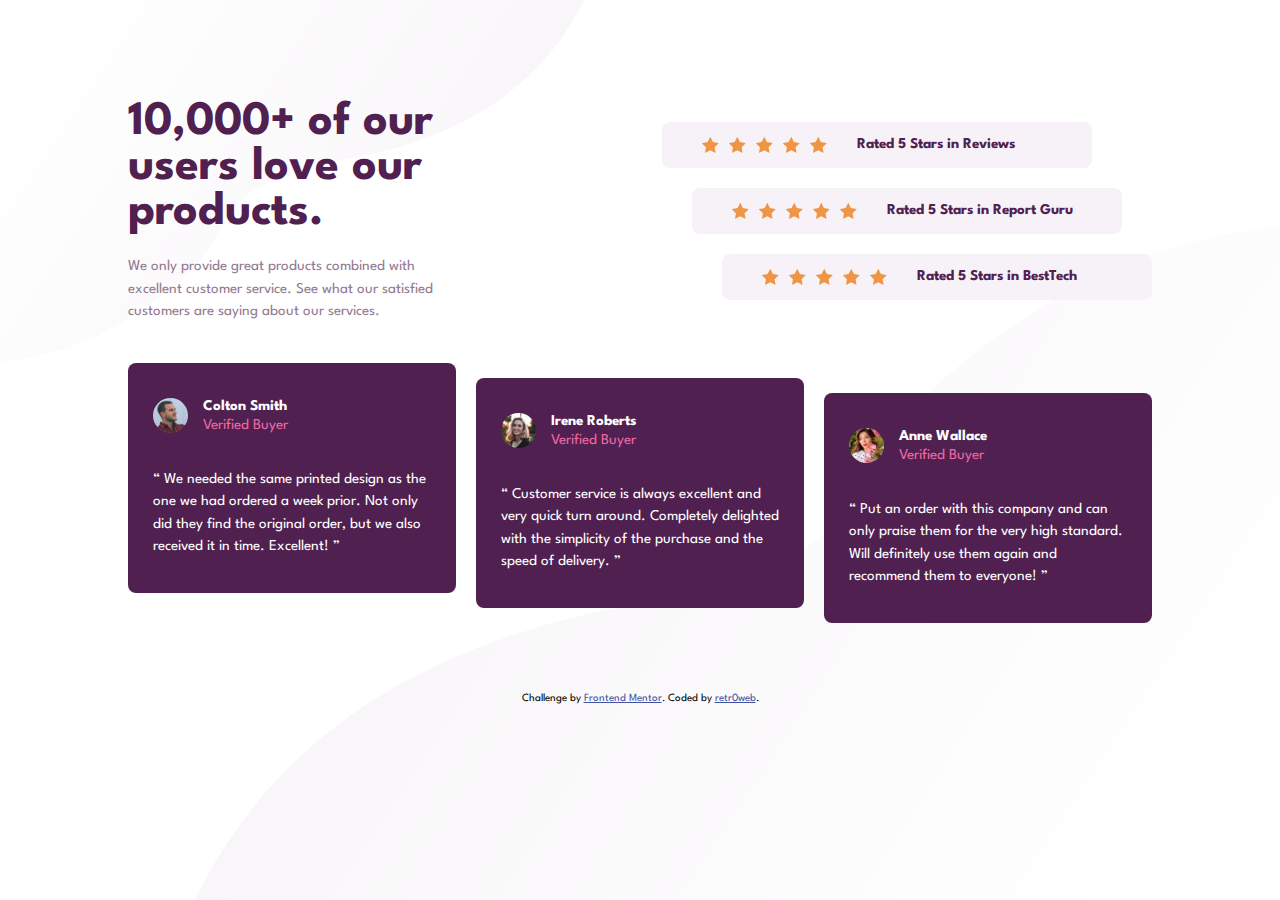
<file: social-proof-section/index.html>
<!DOCTYPE html>
<html lang="en">
  <head>
    <meta charset="UTF-8" />
    <meta name="viewport" content="width=device-width, initial-scale=1.0" />
    <link
      rel="icon"
      type="image/png"
      sizes="32x32"
      href="./images/favicon-32x32.png"
    />
    <link rel="stylesheet" href="styles.css">
    <link rel="preconnect" href="https://fonts.googleapis.com">
    <link rel="preconnect" href="https://fonts.gstatic.com" crossorigin>
    <link 
    href="https://fonts.googleapis.com/css2?family=League+Spartan:wght@400;500;700&display=swap"
     rel="stylesheet">
    <title>Frontend Mentor | Social proof section</title>
  </head>
  <body>
    <main>
      <section class="text flex">
        <h1>10,000+ of our users love our products.</h1>
        <p>We only provide great products combined with excellent customer service.
          See what our satisfied customers are saying about our services.
        </p>
      </section>

      <section class="reviews flex">
        <div class="review flex">
          <div class="five-star flex">
            <img src="images/icon-star.svg" alt="">
            <img src="images/icon-star.svg" alt="">
            <img src="images/icon-star.svg" alt="">
            <img src="images/icon-star.svg" alt="">
            <img src="images/icon-star.svg" alt="">
          </div>
          <h2>Rated 5 Stars in Reviews</h2>
        </div>
        <div class="review flex">
          <div class="five-star flex">
            <img src="images/icon-star.svg" alt="">
            <img src="images/icon-star.svg" alt="">
            <img src="images/icon-star.svg" alt="">
            <img src="images/icon-star.svg" alt="">
            <img src="images/icon-star.svg" alt="">
          </div>
          <h2>Rated 5 Stars in Report Guru</h2>
        </div>
        <div class="review flex">
          <div class="five-star flex">
            <img src="images/icon-star.svg" alt="">
            <img src="images/icon-star.svg" alt="">
            <img src="images/icon-star.svg" alt="">
            <img src="images/icon-star.svg" alt="">
            <img src="images/icon-star.svg" alt="">
          </div>
          <h2>Rated 5 Stars in BestTech</h2>
        </div>
      </section>

      
        <div class="testimony">
          <img src="images/image-colton.jpg" alt="">
          <div class="buyer-info">
            <h3>Colton Smith</h3>
            <strong>Verified Buyer</strong>
          </div>
          <p>“ We needed the same printed design as the one we had ordered a
             week prior. Not only did they find the original order, but we
              also received it in time. Excellent! ”
          </p>
        </div>
        <div class="testimony">
          <img src="images/image-irene.jpg" alt="">
          <div class="buyer-info">
            <h3>Irene Roberts</h3>
            <strong>Verified Buyer</strong>
          </div>
          <p>“ Customer service is always excellent and very quick turn around.
             Completely delighted with the simplicity of the purchase and the
              speed of delivery. ”
          </p>
        </div>
        <div class="testimony">
          <img src="images/image-anne.jpg" alt="">
          <div class="buyer-info">
            <h3>Anne Wallace</h3>
            <strong>Verified Buyer</strong>
          </div>
          <p>“ Put an order with this company and can only praise them for the
             very high standard. Will definitely use them again and recommend
              them to everyone! ”</p>
        </div>
    </main>

    <footer class="attribution">
      Challenge by
      <a href="https://www.frontendmentor.io?ref=challenge" target="_blank">Frontend Mentor</a>.
         Coded by <a href="https://github.com/retr0web">retr0web</a>.
    </footer>
  </body>
</html>
</file>
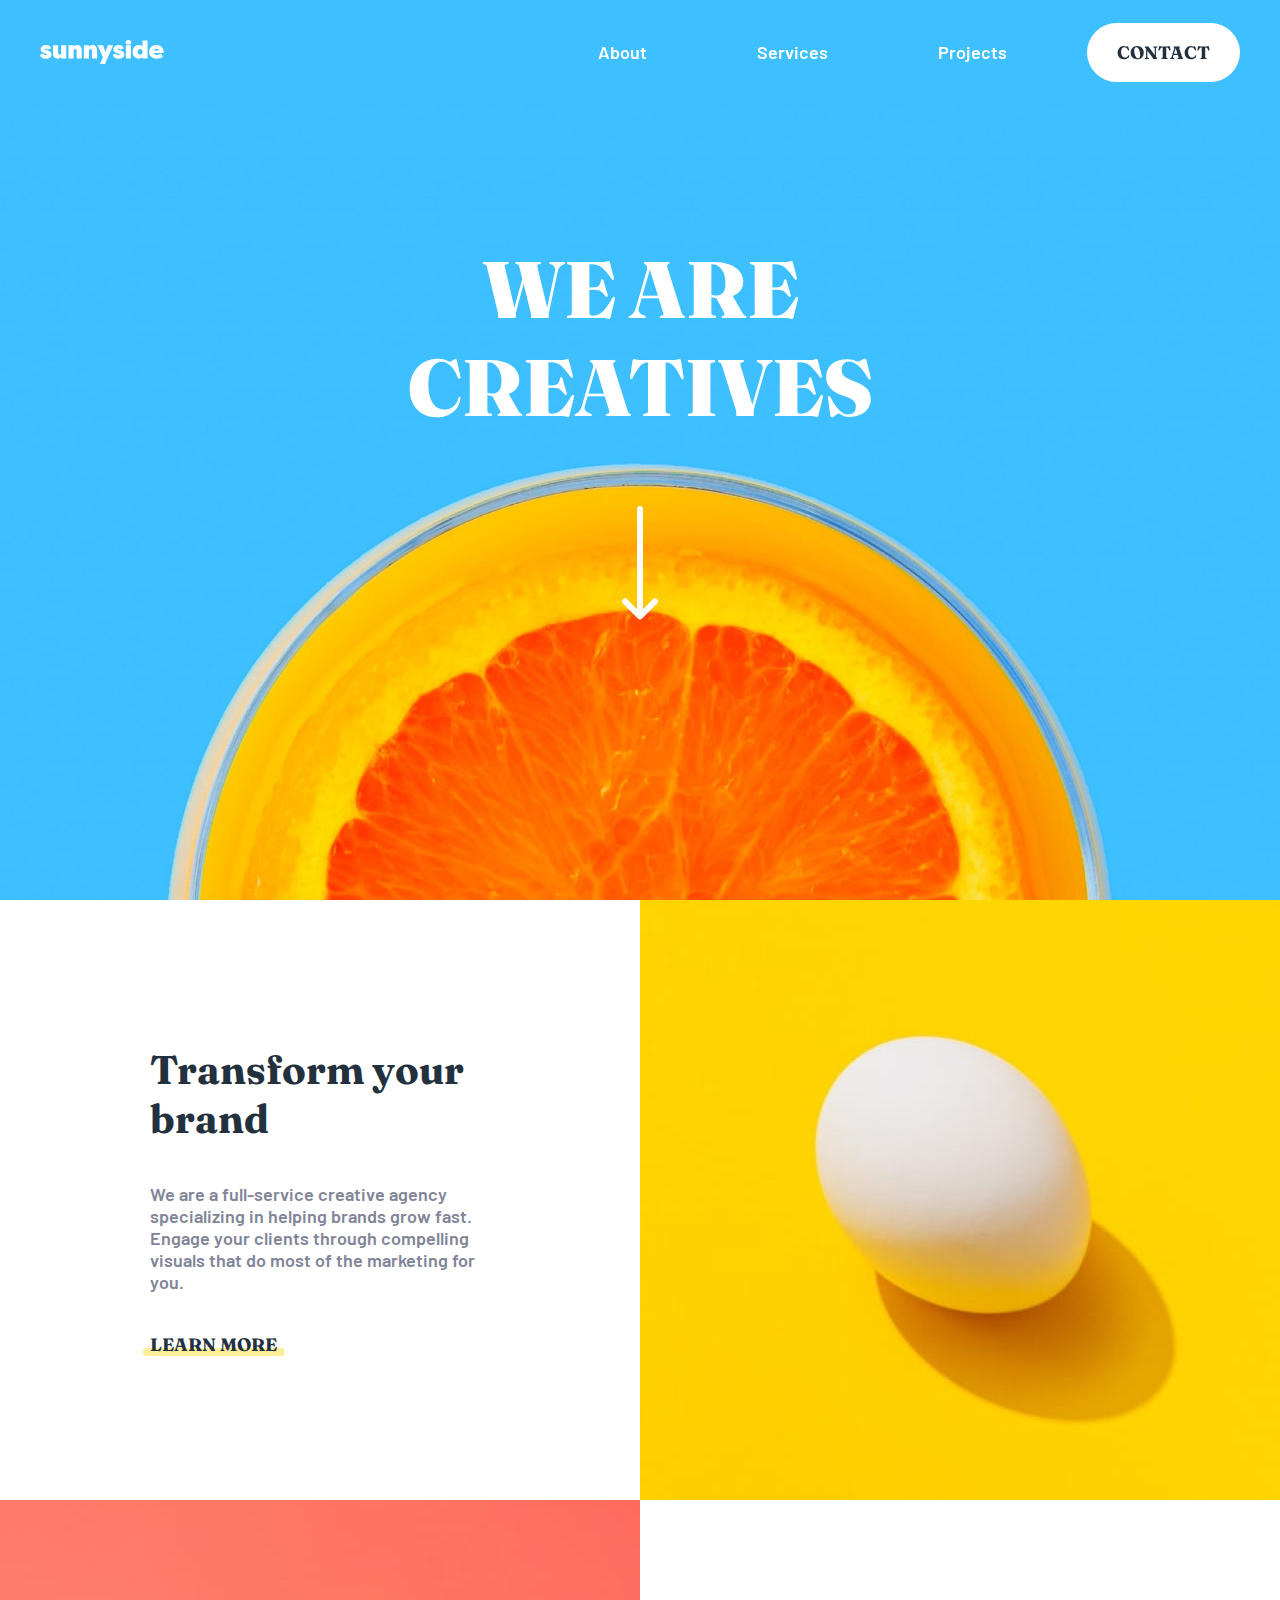
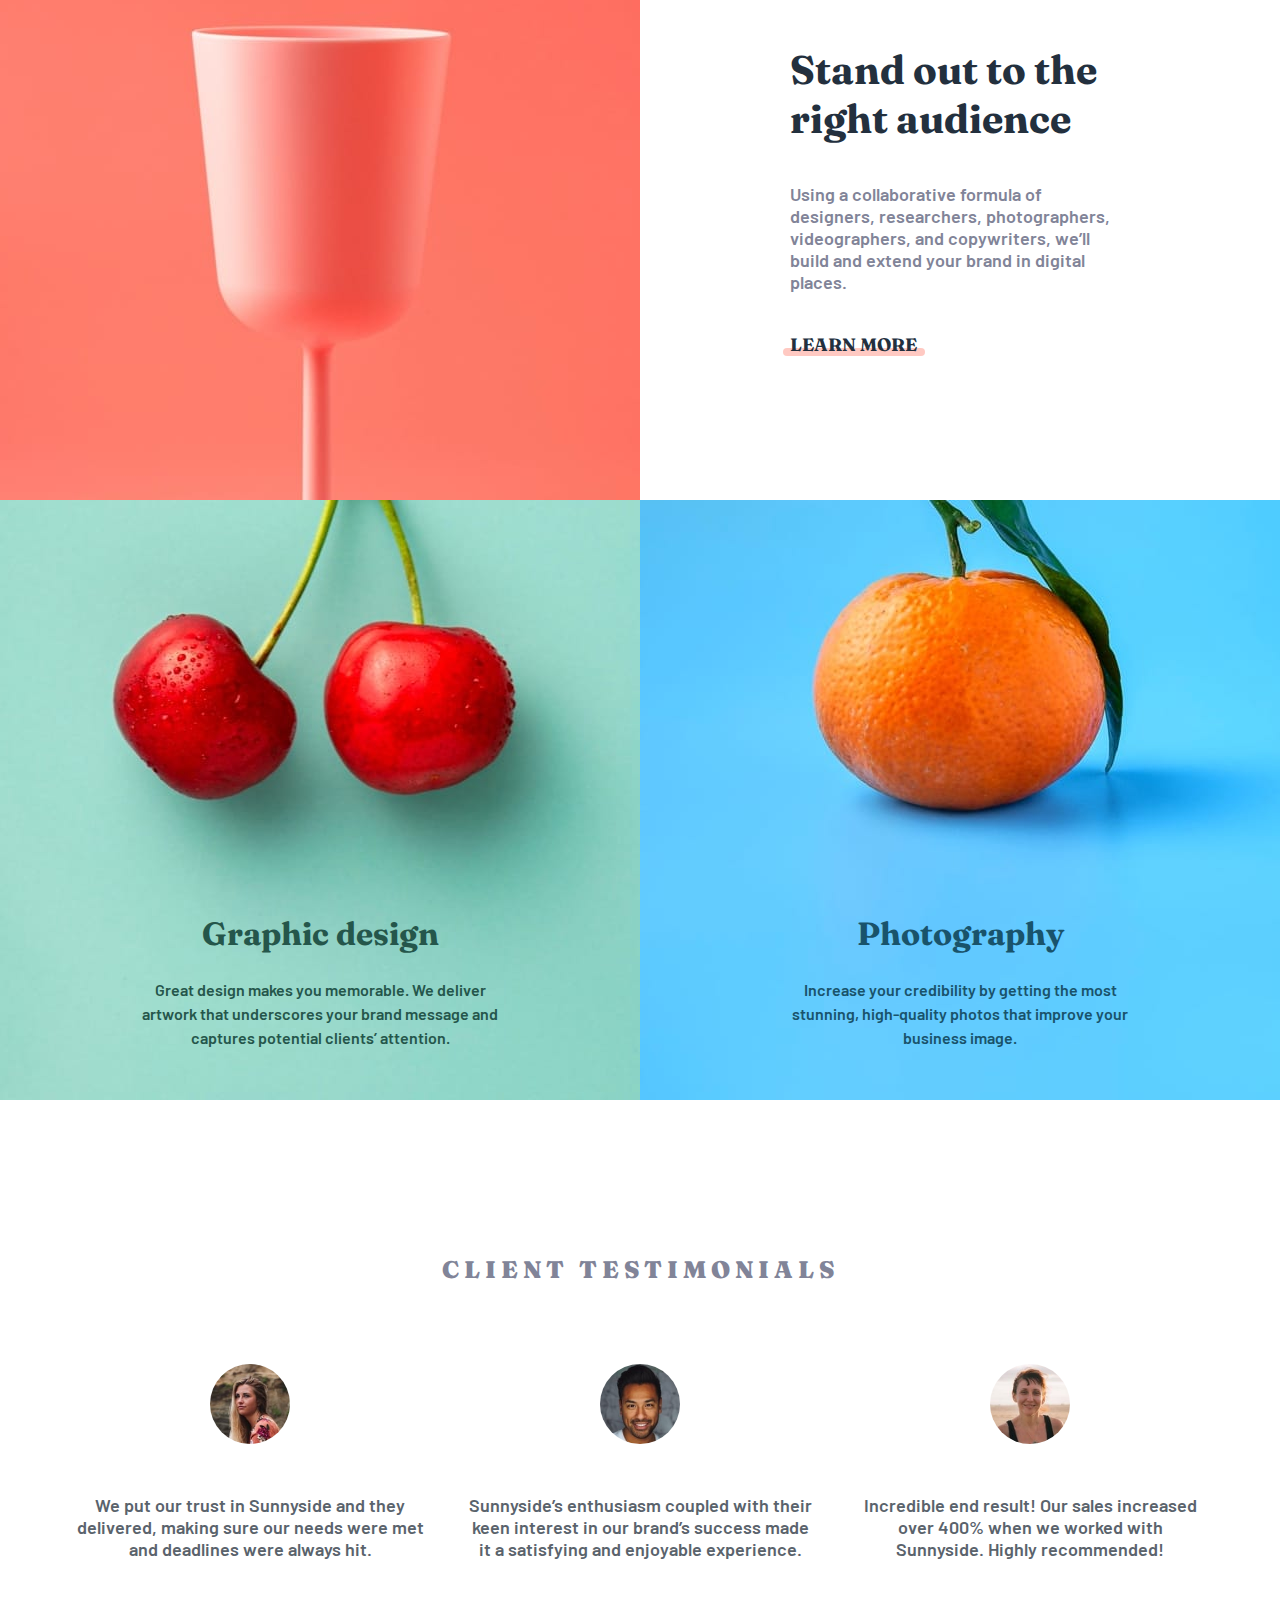
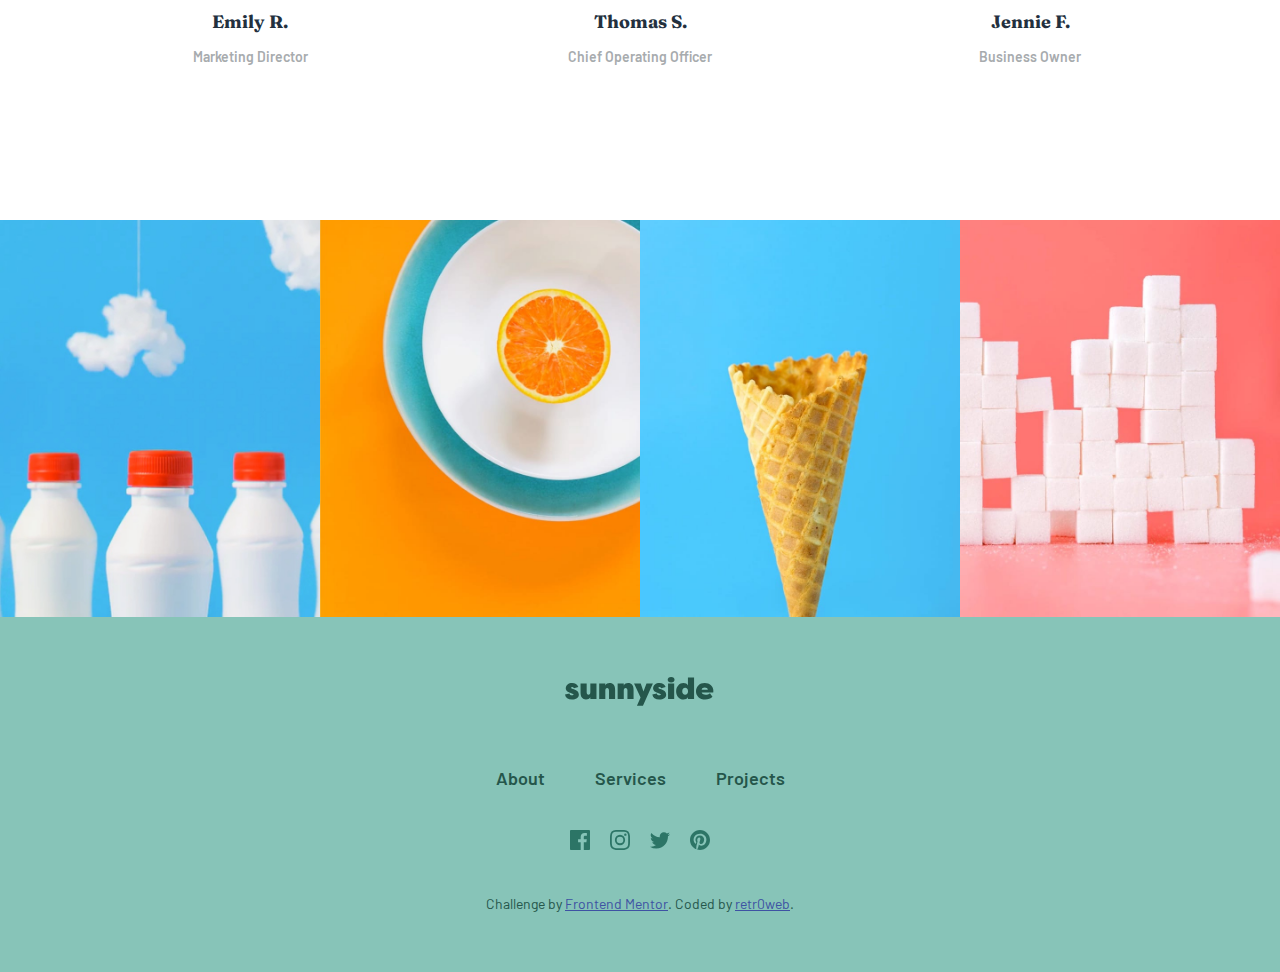
<file: sunnyside-landing-page/index.html>
<!DOCTYPE html>
<html lang="en">
<head>
  <meta charset="UTF-8">
  <meta name="viewport" content="width=device-width, initial-scale=1.0">
  <link rel="icon" type="image/png" sizes="32x32" href="./images/favicon-32x32.png">
  <link rel="stylesheet" href="styles.css">
  <link rel="preconnect" href="https://fonts.googleapis.com">
  <link rel="preconnect" href="https://fonts.gstatic.com" crossorigin>
  <link href="https://fonts.googleapis.com/css2?family=Barlow:wght@600&family=Fraunces:ital,wght@0,900;1,700&display=swap" rel="stylesheet">
  <title>Frontend Mentor | Sunnyside agency landing page</title>
</head>
<body>
  <main>
    <header>
      <img src="images/logo.svg" alt="Sunnyside logo">
      <nav class="menu hidden">
        <ul>
          <li><a href="#content">About</a></li>
          <li><a href="#">Services</a></li>
          <li><a href="#">Projects</a></li>
          <li><a href="#">Contact</a></li>
        </ul>
      </nav>
      <button id="menu-toggle">
        <img src="images/icon-hamburger.svg" alt="">
      </button>
    </header>
    
    <section class="home">
      <h1>We are creatives</h1>
      <img id="arrow" src="images/icon-arrow-down.svg" alt="an arrow pointing down">
    </section>
    
    <section class="cards" id="content">
      <div class="card brand-area">
        <h2>Transform your brand</h2>
        <p>We are a full-service creative agency specializing in helping brands grow fast. 
          Engage your clients through compelling visuals that do most of the marketing for you.</p>
        <a href="#">Learn more</a>
      </div>
      <div class="image egg-area">
        <img src="images/desktop/image-transform.jpg" alt="egg">
      </div>
      <div class="image glass-area">
        <img src="images/desktop/image-stand-out.jpg" alt="glass">
      </div>
      <div class="card audience-area">
        <h2>Stand out to the right audience</h2>
        <p>Using a collaborative formula of designers, researchers, photographers, videographers,
           and copywriters, we’ll build and extend your brand in digital places. </p>
        <a href="#">Learn more</a>
      </div>
      <div class="service-card design-area">
        <h2>Graphic design</h2>
        <p>Great design makes you memorable. We deliver artwork that underscores your brand message
           and captures potential clients’ attention.</p>
      </div>
      <div class="service-card photography-area">
        <h2>Photography</h2>
        <p>Increase your credibility by getting the most stunning, high-quality photos that
           improve your business image.</p>
      </div>
    </section>

    <section class="clients">
      <h2>Client testimonials</h2>
      <div class="testimonials">
        <div class="testimony">
          <img src="images/image-emily.jpg" alt="Emily">
          <p>We put our trust in Sunnyside and they delivered, making sure our needs
             were met and deadlines were always hit.</p>
          <h3>Emily R.</h3>
          <span>Marketing Director</span>
        </div>
        <div class="testimony">
          <img src="images/image-thomas.jpg" alt="Thomas">
          <p>Sunnyside’s enthusiasm coupled with their keen interest in our brand’s
             success made it a satisfying and enjoyable experience.</p>
          <h3>Thomas S.</h3>
          <span>Chief Operating Officer</span>
        </div>
        <div class="testimony">
          <img src="images/image-jennie.jpg" alt="Jennie">
          <p>Incredible end result! Our sales increased over 400% when we worked with
             Sunnyside. Highly recommended!</p>
          <h3>Jennie F.</h3>
          <span>Business Owner</span>
        </div>
      </div>
    </section>

    <section class="gallery">
      <img src="images/desktop/image-gallery-milkbottles.jpg" alt="milk bottles">
      <img src="images/desktop/image-gallery-orange.jpg" alt="orange">
      <img src="images/desktop/image-gallery-cone.jpg" alt="ice cream cone">
      <img src="images/desktop/image-gallery-sugarcubes.jpg" alt="sugar cubes">
    </section>
  </main>

  <footer>
    <svg width="150" height="50" xmlns="http://www.w3.org/2000/svg"><path d="M5.857 18.708c1.638 0 2.995-.36 4.07-1.08 1.075-.721 1.613-1.769 1.613-3.144-.083-1.855-1.464-3.246-4.144-4.173l-1.44-.597c-.314-.1-.538-.198-.67-.298a.45.45 0 01-.198-.373c0-.414.273-.62.819-.62.678 0 1.182.347 1.513 1.043l3.698-1.044c-.893-2.22-2.614-3.329-5.162-3.329-1.522 0-2.788.398-3.797 1.193C1.15 7.08.645 8.116.645 9.39c0 .398.058.766.174 1.106.116.34.29.638.521.894.232.257.455.48.67.671.215.19.488.369.82.534.33.166.582.286.756.36.174.075.41.162.707.261l.422.15 1.49.546c.363.133.6.244.707.335a.449.449 0 01.16.36c0 .431-.404.647-1.215.647-1.191 0-1.903-.53-2.134-1.59L0 14.509c.463 2.8 2.416 4.2 5.857 4.2zm11.636 0c1.638 0 2.845-.63 3.623-1.888v1.615h5.112V5.366h-5.112v7.156c0 1.474-.505 2.21-1.514 2.21-1.026 0-1.539-.736-1.539-2.21V5.366h-5.112v7.653c0 3.793 1.514 5.69 4.542 5.69zm16.103-.273V11.28c0-1.475.504-2.212 1.513-2.212 1.026 0 1.54.737 1.54 2.212v7.155h5.111v-7.652c0-3.793-1.513-5.69-4.541-5.69-1.638 0-2.846.63-3.623 1.888V5.366h-5.113v13.069h5.113zm15.383 0V11.28c0-1.475.504-2.212 1.514-2.212 1.025 0 1.538.737 1.538 2.212v7.155h5.113v-7.652c0-3.793-1.514-5.69-4.542-5.69-1.638 0-2.846.63-3.623 1.888V5.366h-5.113v13.069h5.113zM64.958 24l8.289-18.634H67.91l-2.532 6.684-2.258-6.684h-5.584l5.435 11.802L59.944 24h5.014zm13.67-5.292c1.638 0 2.995-.36 4.07-1.08 1.076-.721 1.614-1.769 1.614-3.144-.083-1.855-1.465-3.246-4.145-4.173l-1.44-.597c-.314-.1-.537-.198-.67-.298a.45.45 0 01-.198-.373c0-.414.273-.62.819-.62.678 0 1.183.347 1.514 1.043l3.698-1.044c-.894-2.22-2.614-3.329-5.162-3.329-1.522 0-2.788.398-3.797 1.193-1.01.795-1.514 1.83-1.514 3.105 0 .398.058.766.173 1.106.116.34.29.638.522.894.231.257.455.48.67.671.215.19.488.369.819.534.33.166.583.286.757.36.173.075.41.162.707.261l.422.15 1.489.546c.364.133.6.244.707.335a.449.449 0 01.161.36c0 .431-.405.647-1.216.647-1.19 0-1.902-.53-2.134-1.59l-3.723.844c.464 2.8 2.416 4.2 5.857 4.2zm9.8-14.137c.91 0 1.613-.215 2.11-.646.495-.43.744-.977.744-1.64 0-.678-.24-1.23-.72-1.651C90.082.21 89.371 0 88.428 0c-.943 0-1.655.211-2.135.634-.48.422-.72.973-.72 1.652 0 .662.249 1.209.745 1.64.497.43 1.2.645 2.11.645zm2.556 13.864V5.366H85.87v13.069h5.113zm7.74.273c1.737 0 2.977-.63 3.722-1.888v1.615h5.112V.472h-5.112v6.534c-.745-1.275-1.985-1.913-3.723-1.913-1.753 0-3.214.642-4.38 1.926-1.166 1.283-1.75 2.91-1.75 4.882 0 1.97.584 3.598 1.75 4.882 1.166 1.283 2.627 1.925 4.38 1.925zm1.39-3.9c-.729 0-1.312-.274-1.75-.82-.439-.547-.658-1.243-.658-2.087 0-.845.215-1.54.645-2.087.447-.547 1.034-.82 1.762-.82s1.311.273 1.75.82c.438.546.657 1.242.657 2.087 0 .844-.219 1.54-.657 2.087-.439.546-1.022.82-1.75.82zm16.698 3.9c2.597 0 4.624-.754 6.08-2.26l-2.11-2.833c-1.042.845-2.217 1.267-3.524 1.267-.992 0-1.799-.224-2.42-.67-.62-.448-.93-.879-.93-1.293h9.604c.083-.298.124-.687.124-1.167 0-2.054-.674-3.677-2.022-4.87-1.349-1.193-3.073-1.789-5.175-1.789-2.25 0-4.028.671-5.335 2.013-1.307 1.341-1.961 2.956-1.961 4.844 0 1.938.69 3.549 2.072 4.833 1.382 1.283 3.247 1.925 5.597 1.925zm2.208-8.149h-5.112c.033-.613.298-1.08.794-1.404.496-.323 1.084-.484 1.762-.484.678 0 1.266.165 1.762.497.497.331.761.795.794 1.391z" fill="#FFF" fill-rule="nonzero"/></svg>

    <nav class="links">
      <ul>
        <li><a href="#">About</a></li>
        <li><a href="#">Services</a></li>
        <li><a href="#">Projects</a></li>
      </ul>
    </nav>

    <div class="socials">
      <a href="#">
        <svg width="20" height="20" xmlns="http://www.w3.org/2000/svg"><path d="M18.896 0H1.104C.494 0 0 .494 0 1.104v17.793C0 19.506.494 20 1.104 20h9.58v-7.745H8.076V9.237h2.606V7.01c0-2.583 1.578-3.99 3.883-3.99 1.104 0 2.052.082 2.329.119v2.7h-1.598c-1.254 0-1.496.597-1.496 1.47v1.928h2.989l-.39 3.018h-2.6V20h5.098c.608 0 1.102-.494 1.102-1.104V1.104C20 .494 19.506 0 18.896 0z" fill="#2C7566" fill-rule="nonzero"/></svg>
      </a>
      <a href="#">
        <svg width="20" height="20" xmlns="http://www.w3.org/2000/svg"><path d="M10 1.802c2.67 0 2.987.01 4.042.059 2.71.123 3.975 1.409 4.099 4.099.048 1.054.057 1.37.057 4.04 0 2.672-.01 2.988-.057 4.042-.124 2.687-1.387 3.975-4.1 4.099-1.054.048-1.37.058-4.041.058-2.67 0-2.987-.01-4.04-.058-2.718-.124-3.977-1.416-4.1-4.1-.048-1.054-.058-1.37-.058-4.041 0-2.67.01-2.986.058-4.04.124-2.69 1.387-3.977 4.1-4.1 1.054-.048 1.37-.058 4.04-.058zM10 0C7.284 0 6.944.012 5.877.06 2.246.227.227 2.242.061 5.877.01 6.944 0 7.284 0 10s.012 3.057.06 4.123c.167 3.632 2.182 5.65 5.817 5.817 1.067.048 1.407.06 4.123.06s3.057-.012 4.123-.06c3.629-.167 5.652-2.182 5.816-5.817.05-1.066.061-1.407.061-4.123s-.012-3.056-.06-4.122C19.777 2.249 17.76.228 14.124.06 13.057.01 12.716 0 10 0zm0 4.865a5.135 5.135 0 100 10.27 5.135 5.135 0 000-10.27zm0 8.468a3.333 3.333 0 110-6.666 3.333 3.333 0 010 6.666zm5.338-9.87a1.2 1.2 0 100 2.4 1.2 1.2 0 000-2.4z" fill="#2C7566" fill-rule="nonzero"/></svg>
      </a>
      <a href="#">
        <svg width="20" height="17" xmlns="http://www.w3.org/2000/svg"><path d="M20 2.172a8.192 8.192 0 01-2.357.646 4.11 4.11 0 001.805-2.27 8.22 8.22 0 01-2.606.996A4.096 4.096 0 0013.847.248c-2.65 0-4.596 2.472-3.998 5.037A11.648 11.648 0 011.392 1a4.109 4.109 0 001.27 5.478 4.086 4.086 0 01-1.858-.513c-.045 1.9 1.318 3.679 3.291 4.075a4.113 4.113 0 01-1.853.07 4.106 4.106 0 003.833 2.849A8.25 8.25 0 010 14.658a11.616 11.616 0 006.29 1.843c7.618 0 11.923-6.434 11.663-12.205A8.354 8.354 0 0020 2.172z" fill="#2C7566" fill-rule="nonzero"/></svg>
      </a>
      <a href="#">
        <svg width="20" height="20" xmlns="http://www.w3.org/2000/svg"><path d="M10 0C4.477 0 0 4.477 0 10c0 4.237 2.636 7.855 6.356 9.312-.088-.791-.167-2.005.035-2.868.181-.78 1.172-4.97 1.172-4.97s-.299-.6-.299-1.486c0-1.39.806-2.428 1.81-2.428.852 0 1.264.64 1.264 1.408 0 .858-.546 2.14-.828 3.33-.236.995.5 1.807 1.48 1.807 1.778 0 3.144-1.874 3.144-4.58 0-2.393-1.72-4.068-4.176-4.068-2.845 0-4.516 2.135-4.516 4.34 0 .859.331 1.781.745 2.281a.3.3 0 01.069.288l-.278 1.133c-.044.183-.145.223-.335.134-1.249-.581-2.03-2.407-2.03-3.874 0-3.154 2.292-6.052 6.608-6.052 3.469 0 6.165 2.473 6.165 5.776 0 3.447-2.173 6.22-5.19 6.22-1.013 0-1.965-.525-2.291-1.148l-.623 2.378c-.226.869-.835 1.958-1.244 2.621.937.29 1.931.446 2.962.446 5.523 0 10-4.477 10-10S15.523 0 10 0z" fill="#2C7566" fill-rule="nonzero"/></svg>
      </a>
    </div>
    
    <div class="attribution">
      Challenge by <a href="https://www.frontendmentor.io?ref=challenge" target="_blank">Frontend Mentor</a>. 
      Coded by <a href="https://www.frontendmentor.io/profile/retr0web">retr0web</a>.
    </div>
  </footer>
<script src="index.js"></script>
</body>
</html>
</file>
<file: 4card/styles.css>
:root {
    --red: hsl(0, 78%, 62%);
    --cyan: hsl(180, 62%, 55%);
    --orange: hsl(34, 97%, 64%);
    --blue: hsl(212, 86%, 64%);

    --very-dark-blue: hsl(234, 12%, 34%);
    --grayish-blue: hsl(229, 6%, 66%);
    --very-light-gray: hsl(0, 0%, 98%);
}

* {
    box-sizing: border-box;
    padding: 0;
    margin: 0;
}

body {
    background-color: var(--very-light-gray);
    font-family: 'Poppins', sans-serif;
}

.flex-column {
    display: flex;
    flex-direction: column;
    justify-content: center;
    align-items: center;
}

.heading {
    gap: 15px;
    margin: 20px 0px;
    text-align: center;
}

.heading h2 {
    color: var(--very-dark-blue);
    font-size: 1.98em;
    font-weight: 200;
}

.heading h1 {
    color: var(--very-dark-blue);
    font-weight: 600;
}

.heading p {
    color: var(--grayish-blue);
    font-size: 15px;
    font-weight: 400;
    max-width: 55ch;
}

.card-container {
    width: 100%;
    max-width: 1200px;
    margin: 0 auto;
    padding: 20px;
    display: grid;
    grid-template-columns: repeat(6, 1fr);
    grid-template-rows: repeat(4, 1fr);
    grid-template-areas: 
    ". . team team . ."
    "supervisor supervisor team team calculator calculator"
    "supervisor supervisor karma karma calculator calculator"
    ". . karma karma . .";
    place-content: center;
    gap: 30px;
}

.card {
    padding: 30px;
    background-color: var(--very-light-gray);
    box-shadow: 0px 10px 20px 10px hsla(229, 6%, 66%, 0.2);
    display: flex;
    flex-direction: column;
    justify-content: start;
    align-items: start;
    gap: 20px;
    border-radius: 9px;
}

.card h2 {
    font-weight: 600;
    color: var(--very-dark-blue);
}

.card p {
    color: var(--grayish-blue);
    margin-bottom: 20px;
}

.card img {
    align-self: end;
    justify-self: end;
}

.card-container .card:nth-child(1) {
    border-top: 10px solid var(--cyan);
    grid-area: supervisor;
}

.card-container .card:nth-child(2) {
    border-top: 10px solid var(--red);
    grid-area: team;
}

.card-container .card:nth-child(3) {
    border-top: 10px solid var(--orange);
    grid-area: karma;
}

.card-container .card:nth-child(4) {
    border-top: 10px solid var(--blue);
    grid-area: calculator;
}

@media (max-width: 1040px) {
    .card-container {
        grid-template-areas: 
        "supervisor"
        "team"
        "karma"
        "calculator";
        grid-template-columns: repeat(1, minmax(300px, 400px));
    }
}
</file>
<file: advice-generator-app/styles.css>
:root {
    --light-cyan: hsl(193, 38%, 86%);
    --neon-green: hsl(150, 100%, 66%);
    --grayish-blue: hsl(216, 19%, 38%);
    --dark-grayish-blue: hsl(219, 19%, 24%);
    --dark-blue: hsl(218, 23%, 16%);
}

* {
    box-sizing: border-box;
    padding: 0;
    margin: 0;
}

body {
    background-color: var(--dark-blue);
    display: grid;
    grid-template-columns: 1fr;
    grid-template-rows: 1fr min-content;
    place-items: center;
    min-height: 100dvh;
}

main {
    max-width: 70ch;
    padding: 50px 50px 60px 50px;
    background-color: var(--dark-grayish-blue);
    display: flex;
    flex-direction: column;
    justify-content: space-between;
    align-items: center;
    gap: 25px;
    border-radius: 25px;
    position: relative;
}

main > p {
    color: var(--neon-green);
    font-size: 20px;
    letter-spacing: 5px;
    text-transform: uppercase;
    text-align: center;
}

main > p > span {
    font-size: inherit;
    font-family: inherit;
    font-weight: inherit;
    color: inherit;
}

main > h1 {
    color: var(--light-cyan);
    font-size: 28px;
    text-align: center;
}

main > h1::before {
    content: '“';
}

main > h1::after {
    content: '”';
}

main > picture > img {
    max-width: 100%;
}

main > button {
    display: flex;
    justify-content: center;
    align-items: center;
    padding: 15px;
    background-color: var(--neon-green);
    aspect-ratio: 1;
    border-radius: 50%;
    border: none;
    position: absolute;
    bottom: -26px;
    box-shadow: 0 0 0 0 var(--neon-green);
    transition: box-shadow 0.4s ease-in-out;
}

main > button:hover {
    box-shadow: 0 0 10px 5px var(--neon-green);
}

.manrope-800 {
    font-family: "Manrope", sans-serif;
    font-optical-sizing: auto;
    font-weight: 800;
    font-style: normal;
}

.attribution { 
    font-size: 11px;
    text-align: center;
    padding-bottom: 10px;
    color: var(--light-cyan);
}

.attribution a { color: var(--neon-green); }

@media all and (max-width: 580px) {
    body {
        padding-inline: 10px;
    }

    main {
        max-width: 40ch;
        padding: 25px 25px 45px 25px;
        gap: 15px;
    }

    main > p {
        font-size: 14px;
    }

    main > h1 {
        font-size: 20px;
    }
}
</file>
<file: age-calculator/styles.css>
:root {
    --purple: hsl(259, 100%, 65%);
    --light-red: hsl(0, 100%, 67%);
    --white: hsl(0, 0%, 100%);
    --off-white: hsl(0, 0%, 94%);
    --light-grey: hsl(0, 0%, 86%);
    --smokey-grey: hsl(0, 1%, 44%);
    --off-black: hsl(0, 0%, 8%);
}

* {
    padding: 0;
    margin: 0;
    box-sizing: border-box;
}

body {
    font-size: 2rem;
    background-color: var(--off-white);
    display: flex;
    flex-direction: column;
    justify-content: center;
    align-items: center;
    min-height: 100vh;
}

main {
    background-color: var(--white);
    padding: 50px;
    border-radius: 16px 16px 208px 16px;
    width: 75%;
    max-width: 800px;
}

.inputs {
    display: flex;
    justify-content: start;
    align-items: start;
    gap: 15px;
}

.input-component {
    display: flex;
    flex-direction: column;
    align-items: start;
    justify-content: center;
    gap: 10px;
    width: 150px;
}

.input-component label {
    font-size: 1rem;
    color: var(--smokey-grey);
    text-transform: uppercase;
    letter-spacing: 0.2rem;
}

.input-component input {
    padding: 10px;
    font-size: 1.5rem;
    color: var(--off-black);
    width: 100%;
    border-radius: 10px;
    border: 1px solid var(--light-grey);
    transition: 0.5s;
}

.error label {
    color: var(--light-red);
}

.error input {
    border-color: var(--light-red);
}

.input-component span {
    font-size: 12px;
    color: var(--light-red);
    width: 100%;
    display: none;
}

.input-component.error span {
    display: block;
}

.calculate {
    width: 100%;
    display: grid;
    grid-template-columns: 1fr auto;
    align-items: center;
}

.calculate hr {
    height: 1px;
    grid-column: 1 / -1;
    grid-row: 1 / 2;
    border: 1px solid var(--light-grey);
}

.calculate button {
    border: none;
    border-radius: 50%;
    padding: 15px;
    background-color: var(--purple);
    transition: 450ms;
    grid-column: 2 / -1;
    grid-row: 1 / 2;
    cursor: pointer;
}

.calculate button:hover {
    background-color: var(--off-black);
}

.result {
    display: flex;
    flex-direction: column;
    justify-content: center;
    align-items: start;
    gap: 10px;
}

.result div > p {
    display: inline-block;
    padding-inline-start: 20px;
    font-size: 5rem;
    color: var(--off-black);
}

.result span {
    font-size: 5rem;
    color: var(--purple);
}

.poppins-regular-italic {
    font-family: "Poppins", sans-serif;
    font-weight: 400;
    font-style: italic;
}
  
.poppins-bold {
    font-family: "Poppins", sans-serif;
    font-weight: 700;
    font-style: normal;
}
  
.poppins-extrabold-italic {
    font-family: "Poppins", sans-serif;
    font-weight: 800;
    font-style: italic;
}
  
.attribution { 
    font-size: 11px; 
    text-align: center;
    padding-top: 20px; 
    color: var(--off-black);
}
.attribution a { color: hsl(228, 45%, 44%); }

@media all and (max-width: 845px) {
    main {
        padding: 30px;
    }

    .input-component label {
        font-size: 0.7rem;
    }
    
    .input-component input {
        font-size: 1rem;
    }

    .calculate {
        grid-template-columns: 1fr auto 1fr;
    }
    
    .calculate button {
        grid-column: 2 / 3;
        scale: 0.8;
    }

    .result strong {
        font-size: 3rem;
    }
}

@media all and (max-width: 680px) {
    .result div > span,
    .result div > p {
        font-size: 3rem;
    }
}

@media all and (max-width: 500px) {
    main {
        width: 90%;
        border-radius: 16px 16px 112px 16px;
    }

    .result div > span,
    .result div > p {
        font-size: 2rem;
    }

    .result div > p {
        padding-inline-start: 10px;
    }

    .attribution {
        max-width: 25ch;
    }
}
</file>
<file: article-component/styles.css>
:root {
    --very-dark-grayish-blue: hsl(217, 19%, 35%);
    --desaturated-dark-blue: hsl(214, 17%, 51%);
    --grayish-blue: hsl(212, 23%, 69%);
    --light-grayish-blue: hsl(210, 46%, 95%);

    --ff-body: 'Manrope', sans-serif;
}

* {
    box-sizing: border-box;
    margin: 0;
    padding: 0;
}

body {
    min-height: 100dvh;
    font-family: var(--ff-body);
    font-size: 13px;
    padding-top: 50px;
    background-color: var(--light-grayish-blue);
    display: grid;
    place-items: center;
}

.article-preview {
    max-width: 700px;
    gap: 10px;
    padding-bottom: 0px;
    background-color: white;
    border-radius: 8px;
    display: grid;
    grid-template-columns: repeat(7, 1fr);
    grid-template-rows: repeat(3, 1fr);
    grid-template-areas: 
    "hero hero hero info info info info"
    "hero hero hero info info info info"
    "hero hero hero info info info info";
}

.article-preview > img {
    grid-area: hero;
    width: 100%;
    height: 100%;
    object-fit: cover;
    border-radius: 8px 0px 0px 8px;
}

.article-info {
    grid-area: info;
    display: flex;
    flex-direction: column;
    justify-content: center;
    align-items: start;
    gap: 25px;
    padding: 25px;
}

.article-info h1 {
    font-weight: 700;
    font-size: 18px;
    color: var(--very-dark-grayish-blue);
}

.article-info > p {
    font-weight: 500;
    color: var(--desaturated-dark-blue);
}

.author {
    width: 100%;
    display: grid;
    grid-template-columns: min-content 1fr min-content;
    grid-template-areas: 
    "image name share"
    "image date share";
    grid-column-gap: 10px;
    position: relative;
}

.author  .portrait {
    width: 40px;
    border-radius: 50%;
    grid-area: image;
    place-self: center start;
}

.author h2 {
    grid-area: name;
    font-size: 13px;
    font-weight: 700;
    color: var(--very-dark-grayish-blue);
    place-self: center start;
}

.author p {
    grid-area: date;
    place-self: start;
    color: var(--grayish-blue);
}

.author .share {
    grid-area: share;
    place-self: center end;
    width: 35px;
    height: 35px;
    border-radius: 50%;
}

.svg-container:hover {
    background-color: var(--desaturated-dark-blue);
}

.svg-container {
    border-radius: 50%;
    z-index: 100;
    transition: 0.25s;
    background-color: var(--light-grayish-blue);
}

.svg-container .icon {
    transform: translate(30%, 28%);
}

.icon {
    transition: 0.25s;
}

.share:hover .icon {
   fill: #ffffff;
}

.social-media {
    opacity: 0;
    transition: 400ms;
    display: flex;
    justify-content: center;
    align-items: center;
    gap: 15px;
    background-color: var(--very-dark-grayish-blue);
    border-radius: 12px;
    padding: 15px 30px;
    position: absolute;
    top: -70px;
    right: -97.5px;
    pointer-events: none;
}

.social-media::after {
    content: '';
    width: 20px;
    aspect-ratio: 1 / 1;
    background-color: var(--very-dark-grayish-blue);
    clip-path: polygon(100% 0, 0 0, 50% 100%);
    position: absolute;
    bottom: -15px;
    z-index: 1;
}

.social-media h3 {
    font-family: var(--ff-body);
    font-size: 13px;
    font-weight: 500;
    color: var(--grayish-blue);
    letter-spacing: 5px;
    text-transform: uppercase;
}

.social-media a {
    transition: 250ms;
    display: grid;
    place-items: center;
}

.social-media a:hover {
    scale: 1.3;
}

.share:hover .social-media,
.social-media:hover {
    opacity: 1;
}

.attribution { font-size: 11px; text-align: center; }
.attribution a { color: hsl(228, 45%, 44%); }

@media (max-width: 860px) {
    .article-preview {
        max-width: 320px;
        width: 90%;
        grid-template-columns: repeat(1, 1fr);
        grid-template-rows: repeat(1, 1fr);
        grid-template-areas: 
        "hero"
        "info";
        position: relative;
    }

    .article-preview > img {
        max-width: 100%;
        max-height: 200px;
        border-radius: 8px 8px 0px 0px;
    }

    .article-info {
        padding: 25px 25px 21px 25px;
    }

    .author {
        position: static;
    }

    .author .share, .icon {
        z-index: 100;
    }

    .share:hover {
        background-color: var(--grayish-blue);
    }

    .social-media {
        top: auto;
        bottom: 0;
        right: 0;
        width: 100%;
        height: 80px;
        border-radius: 0px 0px 8px 8px;
        justify-content: start;
        z-index: -1;
    }

    .social-media::after {
        content: none;
    }

    .mobile-share {
        background-color: var(--desaturated-dark-blue);
    }

    .mobile-share .icon {
        fill: #ffffff;
    }
}
</file>
<file: dropdown-navigation/styles.css>
:root {
    --almost-white: rgb(250, 250, 250);
    --medium-gray: rgb(105, 105, 105);
    --almost-black: hsl(0, 0%, 8%);
}

* {
    padding: 0;
    margin: 0;
    box-sizing: border-box;
}

body {
    min-height: 100vh;
    display: grid;
    grid-template-rows: auto 1fr auto;
    background-color: var(--almost-white);
    z-index: 0;
}

header {
    width: 100%;
    padding: 30px;
    display: grid;
    grid-template-columns: auto 1fr;
    align-items: center;
    gap: 30px;
}

header nav {
    display: flex;
    width: 100%;
    justify-self: start;
}

.main-menu {
    list-style-type: none;
    display: flex;
    justify-content: center;
    align-items: center;
}

.main-menu > li a,
.main-menu > li span {
    font-family: inherit;
    font-size: 0.9rem;
    color: var(--medium-gray);
    padding-inline: 15px;
    text-decoration: none;
    cursor: pointer;
    transition: 450ms;
}

.main-menu > li a:hover,
.main-menu > li span:hover {
    color: var(--almost-black);
}

.main-menu > li span::after {
    content: url(images/icon-arrow-down.svg);
    position: relative;
    right: 0;
    bottom: 2px;
    padding-left: 8px;
    transition: 450ms;
}

.main-menu > li span:hover::after {
    filter: brightness(10%);
}

.drop-link {
    position: relative;
}

.dropdown {
    width: max-content;
    position: absolute;
    border-radius: 8px;
    list-style-type: none;
    display: flex;
    flex-direction: column;
    align-items: start;
    justify-content: center;
    background-color: white;
    gap: 8px;
    padding: 10px 5px;
    transition: 450ms;
    opacity: 0;
    pointer-events: none;
}

.dropdown.icons {
    right: 10px;
    top: 25px;
}

.dropdown.icons > li:nth-child(1) > a::before {
    content: url(images/icon-todo.svg);
    padding-right: 10px;
}

.dropdown.icons > li:nth-child(2) > a::before {
    content: url(images/icon-calendar.svg);
    padding-right: 10px;
}

.dropdown.icons > li:nth-child(3) > a::before {
    content: url(images/icon-reminders.svg);
    padding-right: 10px;
}

.dropdown.icons > li:nth-child(4) > a::before {
    content: url(images/icon-planning.svg);
    padding-right: 10px;
}

.dropdown.non-icon {
    left: 15px;
    top: 25px;
}

.visible {
    opacity: 1;
    pointer-events: all;
}

.button-group {
    margin-left: auto;
    display: flex;
    justify-content: center;
    align-items: center;
    gap: 15px;
}

.button-group a {
    font-family: inherit;
    font-size: 1rem;
    color: var(--medium-gray);
    text-decoration: none;
    text-align: center;
    padding: 13px 25px;
    border: none;
    background-color: transparent;
    transition: 450ms;
}

.button-group a:hover {
    color: var(--almost-black);
}

.button-group .rounded {
    border: 3px solid var(--medium-gray);
    border-radius: 16px;
    transition: 450ms;
}

.button-group .rounded:hover {
    border-color: var(--almost-black);
}

#mobile-nav {
    width: fit-content;
    border: none;
    background-color: transparent;
    padding: 10px;
    justify-self: end;
    display: none;
}

#close-nav {
    width: 32px;
    position: absolute;
    right: 5px;
    top: 5px;
    margin: 12px;
    display: none;
}

.learn-more {
    place-self: center;
    width: 85%;
    max-width: 1200px;
    display: grid;
    grid-template-columns: repeat(2, 1fr);
    grid-template-rows: 600px 100px;
    grid-template-areas: 
    'learn photo'
    'partners photo';
    column-gap: 20px;
}

.text {
    grid-area: learn;
    display: flex;
    flex-direction: column;
    justify-content: end;
    align-items: start;
    gap: 55px;
    padding-bottom: 30px;
}

.text h1 {
    color: var(--almost-black);
    font-size: 5rem;
    padding-top: 20px;
    max-width: 11ch;
}

.text p {
    font-size: 1rem;
    color: var(--medium-gray);
    max-width: 45ch;
    line-height: 1.5;
}

.text a {
    background-color: var(--almost-black);
    color: var(--almost-white);
    border: 1px solid var(--almost-black);
    padding: 15px 24px;
    border-radius: 8px;
    text-decoration: none;
    transition: 450ms;
}

.text a:hover {
    background-color: var(--almost-white);
    color: var(--almost-black);
}

.partners {
    grid-area: partners;
    display: flex;
    justify-content: start;
    align-items: end;
    gap: 30px;
}

.partners-wrap {
    display: flex;
    gap: 30px;
}

.learn-more picture {
    width: 100%;
    height: 100%;
    grid-area: photo;
    justify-self: end;
    align-self: center;
    display: flex;
    justify-content: end;
}

.learn-more picture img {
    max-width: 100%;
    height: 100%;
    object-fit: contain;
}

.epilogue-500 {
    font-family: "Epilogue", sans-serif;
    font-optical-sizing: auto;
    font-weight: 500;
    font-style: normal;
}

.epilogue-700 {
    font-family: "Epilogue", sans-serif;
    font-optical-sizing: auto;
    font-weight: 700;
    font-style: normal;
}

.overlay {
    display: none;
    width: 100%;
    height: 100vh;
    position: fixed;
    top: 0;
    left: 0;
    z-index: 5;
    background-color: rgba(0, 0, 0, 0.6);
}

.attribution { 
    font-size: 11px;
    text-align: center;
    padding-block: 20px;
}
.attribution a { color: hsl(228, 45%, 44%); }

@media all and (max-width: 1280px) {
    .learn-more {
        max-width: 895px;
        grid-template-rows: 420px 100px;
        column-gap: 25px;
    }

    .text h1 {
        font-size: 3.2rem;
    }

    .partners {
        flex-direction: column;
        justify-content: end;
        align-items: start;
    }

    .partners-wrap {
        width: 218px;
        justify-content: space-between;
    }
}

@media all and (max-width: 930px) {
    header nav {
        overflow-y: auto;
        padding-top: 4rem;
        gap: 20px;
        position: fixed;
        transform: translateX(250px);
        height: 100%;
        top: 0;
        right: 0;
        background-color: var(--almost-white);
        flex-direction: column;
        width: 250px;
        z-index: 10;
        transition: 450ms;
    }

    header nav.active {
        transform: translateX(0px);
    }

    .main-menu {
        flex-direction: column;
        align-items: start;
        gap: 25px;
    }

    .main-menu > li a,
    .main-menu > li span {
        font-size: 1rem;
        padding-inline: 25px;
    }

    .dropdown {
        position: relative;
        background-color: transparent;
        display: none;
        margin-top: 15px;
        gap: 15px;
    }

    .dropdown.icons {
        right: -15px;
        top: 0px;
    }

    .dropdown.non-icon {
        left: 15px;
        top: 0px;
    }

    .visible {
        display: flex;
        opacity: 1;
        animation: fadein .5s;
    }

    .button-group {
        flex-direction: column;
        margin-left: 0px;
        gap: 5px;
    }

    .button-group .rounded {
        width: 85%;
        border-width: 2px;
    }

    #mobile-nav,
    #close-nav {
        display: block;
        cursor: pointer;
    }

    .learn-more {
        width: 100%;
        grid-template-columns: repeat(2, 1fr);
        grid-template-rows: repeat(3, min-content);
        grid-template-areas: 
        'photo photo'
        'learn learn'
        'partners partners';
        place-items: center;
        gap: 20px;
    }

    .learn-more picture {
        justify-self: center;
    }

    .learn-more picture img {
        width: 100%;
        max-height: 300px;
    }

    .text {
        align-items: center;
        gap: 15px;
        padding-bottom: 0px;
    }

    .text h1 {
        max-width: none;
        text-align: center;
        font-size: 2rem;
    }

    .text p {
        text-align: center;
    }

    .partners {
        flex-direction: row;
        justify-content: center;
        align-items: center;
    }

    .partners-wrap {
        width: 218px;
        justify-content: space-between;
    }

    .overlay.active {
        display: block;
    }

    .attribution {
        padding-block: 15px;
    }
}

@media all and (max-width: 685px) {
    header {
        padding: 15px;
    }
}

@media all and (max-width: 490px) {
    .learn-more {
        align-self: start;
    }

    .partners {
        scale: 0.8;
    }
}

@media all and (max-width: 400px) {
    .text p {
        padding-inline: 15px;
    }

    .partners {
        scale: 0.7;
    }
}

@media all and (max-width: 340px) {
    .button-group {
        padding-bottom: 15px;
    }

    .text h1 {
        font-size: 1.8rem;
    }

    .partners {
        scale: 0.65;
    }
}
</file>
<file: faq-accordion/style.css>
:root {
    --very-dark-desaturated-blue: hsl(238, 29%, 16%);
    --soft-red: hsl(14, 88%, 65%);
    --dark-grayish-blue: hsl(240, 6%, 50%);
    --light-grayish-blue: hsl(240, 5%, 91%);
    --soft-violet: hsl(273, 75%, 66%);
    --soft-blue: hsl(240, 73%, 65%);
}

* {
    box-sizing: border-box;
    padding: 0;
    margin: 0;
}

body {
    height: 100dvh;
    font-family: 'Kumbh Sans', sans-serif;
    font-size: 12px;
    background: linear-gradient(180deg, var(--soft-violet), var(--soft-blue));
    background-repeat: no-repeat;
    background-size: cover;
    display: flex;
    flex-direction: column;
    justify-content: center;
    align-items: center;
    gap: 30px;
}

footer {
    padding: 10px 0px;
}

.hero {
    width: calc(100% - 20px);
    max-width: 1200px;
    height: auto;
    min-height: 620px;
    position: relative;
    padding: 20px 60px;
    background-color: white;
    background-image: url("images/bg-pattern-desktop.svg");
    background-repeat: no-repeat;
    background-size: 92%;
    background-position: -637% 68%;
    border-radius: 30px;
    display: flex;
    gap: 30px;
    box-shadow: 0px 15px 30px 3px hsla(238, 29%, 16%, 0.4);
}

.hero picture {
    display: flex;
}

.hero  .illustration {
    position: relative;
    left: -23%;
    object-fit: contain;
    scale: 1.2;
    width: 100%;
    clip-path: inset(0 0 0 16.6%);
}

.box-img {
    position: absolute;
    left: -11%;
    top: 43%;
    z-index: 1;
    object-fit: contain;
}

.heading {
    font-weight: 700;
    font-size: 48px;
    color: var(--very-dark-desaturated-blue);
    align-self: start;
    padding-bottom: 30px;
}

.accordion {
    display: flex;
    flex-direction: column;
    justify-content: center;
    align-items: center;
    max-width: 530px;
    gap: 25px;
}

.accordion-content {
    border-bottom: 1px solid var(--light-grayish-blue);
    width: 100%;
    overflow: hidden; 
}

.accordion-content header {
    display: flex;
    justify-content: space-between;
    align-items: center;
    padding-bottom: 10px;
    cursor: pointer;
    width: 100%;
}

.question {
    font-weight: 400;
    transition: 250ms;
    color: var(--very-dark-desaturated-blue);
    padding-right: 20px;
}

.accordion-content header:hover .question {
    color: var(--soft-red);
}

.accordion-content header img {
    width: 16px;
    height: 16px;
    object-fit: contain;
    transition: 350ms;
    display: block;
}

.accordion-content header img.rotate {
    transform: rotate(180deg);
}

.accordion-content p {
    height: 0px;
    transition: 350ms;
    max-width: 75ch;
    padding-right: 20px;
}

.accordion-content:has(p.open) .question {
    font-weight: 700;
}

@media (max-width: 1305px) {
    body {
        min-height: 100dvh;
        height: auto;
        padding-top: 130px;
    }

    main {
        width: 95%;
        display: flex;
        justify-content: center;
        align-items: center;
    }

    .hero {
        max-width: 650px;
        padding: 30px 20px;
        margin-bottom: 30px;
        display: grid;
        grid-template-columns: 1fr;
        place-items: center;
        gap: 15px;
        background-image: url("images/bg-pattern-mobile.svg");
        background-position: 50% 7px;
        background-size: min(290px, 90%);
    }

    .hero picture {
        justify-content: center;
        align-items: center;
    }

    .hero .illustration {
        clip-path: none;
        scale: none;
        left: 0;
        margin-top: -180px;
        max-width: min(280px, 90%);
    }

    .question {
        font-size: 16px;
    }

    .box-img {
        display: none;
    }

    .heading {
        align-self: center;
    }
}
</file>
<file: news-homepage/styles.css>
:root {
    --soft-orange: hsl(35, 77%, 62%);
    --soft-red: hsl(5, 85%, 63%);
    --off-white: hsl(36, 100%, 99%);
    --grayish-blue: hsl(233, 8%, 79%);
    --dark-grayish-blue: hsl(236, 13%, 42%);
    --very-dark-blue: hsl(240, 100%, 5%);
}

* {
    box-sizing: border-box;
    margin: 0;
    padding: 0;
}

body {
    font-size: 15px;
    font-family: 'Inter', system-ui, sans-serif;
    background-color: var(--off-white);
    min-height: 100dvh;
    display: flex;
    flex-direction: column;
    justify-content: center;
    align-items: center;
}

main {
    width: 80%;
    max-width: 1200px;
}

main > header {
    display: flex;
    justify-content: space-between;
    align-items: center;
    padding-block: 45px;
}

#menu,
#menu-close {
    display: none;
    border: none;
    background-color: transparent;
    cursor: pointer;
}

.navigation ul {
    list-style-type: none;
    display: flex;
    justify-content: center;
    align-items: center;
    gap: 30px;
}

.navigation ul li a {
    text-decoration: none;
    color: var(--dark-grayish-blue);
    font-size: 15px;
    cursor: pointer;
    transition: ease-out 0.4s;
    position: relative;
}

.navigation ul li a::before {
    content: '';
    position: absolute;
    bottom: -5px;
    height: 2px;
    width: 100%;
    background-color: var(--soft-red);
    scale: 0 1;
    transition: ease-out 0.4s;
}

.navigation ul li a:hover {
    color: var(--soft-red);
}

.navigation ul li a:hover::before {
    scale: 1 1;
}

.homepage {
    width: 100%;
    display: grid;
    grid-template-columns: repeat(3, 1fr);
    grid-template-areas: 
    'image image new'
    'headline read new';
    gap: 30px;
}

.homepage picture {
    width: 100%;
    height: 100%;
    grid-area: image;
}

.homepage picture > img {
    width: 100%;
    height: 100%;
    object-fit: cover;
}

.homepage h1 {
    grid-area: headline;
    font-size: 3.5rem;
    font-weight: 800;
    max-width: 9ch;
}

.homepage .read-more {
    grid-area: read;
    display: flex;
    flex-direction: column;
    justify-content: space-between;
    align-items: start;
}

.read-more p {
    font-size: 17px;
    color: var(--dark-grayish-blue);
    font-weight: 400;
    max-width: 40ch;
}

.read-more button {
    background-color: var(--soft-red);
    padding: 15px 30px;
    border: none;
    text-transform: uppercase;
    color: var(--off-white);
    font-size: 15px;
    font-weight: 700;
    letter-spacing: .2rem;
    transition: ease-in-out 0.5s;
    cursor: pointer;
}

.read-more button:hover {
    background-color: var(--very-dark-blue);
}

.homepage .new {
    grid-area: new;
    background-color: var(--very-dark-blue);
    padding: 20px;
    display: flex;
    flex-direction: column;
    justify-content: space-between;
    align-items: start;
    gap: 10px;
}

.new-topic:nth-of-type(2) {
    --border-size: 1px;
    border-top: var(--border-size) solid var(--dark-grayish-blue);
    border-bottom: var(--border-size) solid var(--dark-grayish-blue);
    padding-block: 15px;
}

.new h2 {
    color: var(--soft-orange);
    font-size: 3rem;
    font-weight: 800;
}

.new-topic h3 {
    color: var(--off-white);
    font-weight: 800;
    font-size: 22px;
    padding-block: 10px;
    cursor: pointer;
    transition: ease-out 0.5s;
}

.new-topic h3:hover {
    color: var(--soft-orange);
}

.new-topic p {
    color: var(--grayish-blue);
    padding-block: 10px;
    font-size: 16px;
}

.articles {
    width: 100%;
    padding-block: 40px;
    display: grid;
    grid-template-columns: repeat(3, 1fr);
    gap: 10px;
}

.card {
    display: grid;
    grid-template-columns: 100px 1fr;
    grid-template-rows: auto;
    gap: 20px; 
}

.card img {
    grid-column: 1 / 2;
    width: 100%;
    height: 100%;
    object-fit: cover;
}

.card-content {
    display: flex;
    flex-direction: column;
    justify-content: space-between;
    align-items: start;
    gap: 5px;
}

.card span {
    color: var(--grayish-blue);
    font-size: 1.8rem;
    font-weight: 700;
}

.card h3 {
    color: var(--very-dark-blue);
    font-weight: 800;
    font-size: 1.2rem;
    cursor: pointer;
    transition: ease-out 0.5s;
}

.card h3:hover {
    color: var(--soft-red);
}

.card p {
    max-width: 24ch;
    font-size: 1rem;
    color: var(--dark-grayish-blue);
    line-height: 1.7;
}

.overlay {
    display: none;
    width: 100%;
    height: 100vh;
    position: fixed;
    top: 0;
    left: 0;
    z-index: 5;
    background-color: rgba(0, 0, 0, 0.6);
}

.attribution { 
    font-size: 11px;
    text-align: center;
    padding-bottom: 10px;
}
.attribution a { color: hsl(228, 45%, 44%); }

@media all and (max-width: 1250px) {
    main {
        width: 90%;
    }
}

@media all and (max-width: 1125px) {
    .homepage {
        grid-template-columns: repeat(2, 1fr);
        grid-template-areas: 
        'image image'
        'headline read'
        'new new';
        gap: 30px;
    }

    .homepage .new {
        align-items: stretch;
    }
}

@media all and (max-width: 950px) {
    .articles {
        grid-template-columns: repeat(2, 1fr);
        gap: 25px;
    }
}

@media all and (max-width: 740px) {
    .articles {
        grid-template-columns: repeat(1, 1fr);
        justify-items: center;
    }

    .card-content {
        gap: 15px;
    }
}

@media all and (max-width: 685px) {
    .overlay.active {
        display: block;
    }

    .navigation {
        display: flex;
        z-index: 10;
        position: fixed;
        right: 0;
        top: 0;
        background-color: var(--off-white);
        flex-direction: column;
        align-items: start;
        height: 100%;
        width: 230px;
        gap: 50px;
        padding-top: 15px;
        transform: translateX(230px);
    }

    .transition-hack {
        transition: transform ease-in-out 450ms;
    }

    .navigation.menu-active {
        transform: translateX(0);
    }

    .navigation #menu-close {
        display: block;
        border: none;
        background-color: transparent;
        align-self: end;
        padding: 10px;
    }

    .navigation ul{
        align-items: start;
        gap: 30px;
        flex-direction: column;
        padding-left: 20px;
    }

    #menu {
        display: block;
    }

    .homepage {
        grid-template-columns: repeat(1, 1fr);
        grid-template-areas: 
        'image'
        'headline'
        'read'
        'new';
        gap: 30px;
    }

    .homepage picture > img {
        max-height: 400px;
    }

    .homepage h1 {
        max-width: none;
        font-size: 2.5rem;
    }

    .read-more {
        gap: 25px;
    }
}
</file>
<file: newsletter/styles.css>
:root {
    --tomato: hsl(4, 100%, 67%);
    --dark-slate-grey: hsl(234, 29%, 20%);
    --charcoal-grey: hsl(235, 18%, 26%);
    --grey: hsl(231, 7%, 60%);
    --white: hsl(0, 0%, 100%);
}

* {
    box-sizing: border-box;
    margin: 0;
    padding: 0;
}

body {
    font-size: 1rem;
    font-family: 'Roboto', sans-serif;
    background-color: var(--charcoal-grey);
    display: flex;
    flex-direction: column;
    justify-content: center;
    align-items: center;
    gap: 50px;
    min-height: 100dvh;
}

main {
    width: 90%;
    max-width: 930px;
    display: grid;
    grid-template-columns: repeat(2, 1fr);
    gap: 20px;
    background-color: var(--white);
    padding: 20px 20px 20px 50px;
    border-radius: 25px;
}

main > picture {
    width: fit-content;
    justify-self: end;
}

.sign-up {
    display: flex;
    flex-direction: column;
    justify-content: start;
    align-items: start;
    gap: 30px;
}

.sign-up > h1 {
    font-size: 3.5rem;
    font-weight: 700;
    color: var(--dark-slate-grey);
    padding-top: 60px;
}

.sign-up > p {
    font-size: 1rem;
    font-weight: 400;
    max-width: 40ch;
    color: var(--dark-slate-grey);
}

.sign-up > ul {
    list-style-type: none;
    list-style-position: inside;
    display: flex;
    flex-direction: column;
    gap: 15px;
}

.sign-up > ul li::before {
    content: url(assets/images/icon-list.svg);
    padding-inline-end: 10px;
    position: relative;
    top: 4px;
}

.input-container {
    width: 100%;
    display: flex;
    flex-direction: column;
    justify-content: center;
    align-items: start;
    gap: 10px;
}

.input-container > * {
    width: 100%;
}

.labels {
    display: flex;
    justify-content: space-between;
}

.input-container label, span {
    font-weight: 700;
    font-size: 0.8rem;
}

.input-container span {
    color: var(--tomato);
    display: none;
}

.input-container input {
    padding: 20px;
    border: 1px solid var(--grey);
    border-radius: 8px;
    font-size: 1rem;
    color: var(--dark-slate-grey);
    cursor: pointer;
    transition: 0.4s;
}

.input-container input:hover {
    border: 1px solid var(--dark-slate-grey);
}

.input-container input.invalid {
    border: 1px solid var(--tomato);
    color: var(--tomato);
    background-color: rgb(251,233,231);
}

@keyframes shake {
    30% {transform: translateX(15px);}
    45% {transform: translateX(-15px);}
    60% {transform: translateX(15px);}
    75% {transform: translateX(-15px);}
}

.action {
    position: relative;
    padding: 20px;
    margin-top: 15px;
    background-color: var(--dark-slate-grey);
    background-image: linear-gradient(135deg, rgba(236, 96, 122, 0) 4%, rgba(233, 112, 75, 0) 97%);
    color: var(--white);
    font-weight: 700;
    font-size: 1rem;
    border: none;
    border-radius: 8px;
    cursor: pointer;
}

.action::before {
    content: "Subscribe to monthly newsletter";
    position: absolute;
    top: 0;
    left: 0;
    width: 100%;
    height: 100%;
    background-image: linear-gradient(135deg, rgba(236, 96, 122, 1) 4%, rgba(233, 112, 75, 1) 97%);
    display: flex;
    justify-content: center;
    align-items: center;
    opacity: 0;
    border-radius: 8px;
    box-shadow: 0 10px 25px #ff625766;
    transition: opacity 0.5s;
}

.action:hover::before {
    opacity: 1;
}

.success {
    width: fit-content;
    max-width: 450px;
    padding: 60px;
    background-color: var(--white);
    border-radius: 40px;
    display: flex;
    flex-direction: column;
    justify-content: center;
    align-items: start;
    gap: 20px;
}

.success > h2 {
    font-size: 3rem;
    color: var(--dark-slate-grey);
}

.success > p,
.success span {
    font-size: 1rem;
    font-weight: 400;
    line-height: 1.5;
    color: var(--dark-slate-grey);
}

.success > p > span {
    font-weight: 700;
}

.success > button {
    width: 100%;
}

.success > .action::before {
    content: "Dismiss message";
}

.attribution { 
    font-size: 11px; 
    text-align: center;
    color: var(--white);
}
.attribution a { color: hsl(228, 65%, 66%); }

@media all and (max-width: 945px) {
    main {
        grid-template-columns: repeat(1, 1fr);
        width: fit-content;
        padding: 0px;
        margin-top: 15px;
        gap: 10px;
    }

    main > picture {
        width: 100%;
        justify-self: center;
        order: 0;
    }

    main > picture > img {
        width: 100%;
        aspect-ratio: 1;
        object-fit: cover;
        border-radius: 25px 25px 0px 0px;
    }

    .sign-up {
        padding: 20px;
        order: 1;
        gap: 20px;
    }

    .sign-up > h1 {
        padding-top: 0px;
        font-size: 2.5rem;
    }

    .sign-up > ul > li {
        font-size: 1rem;
        line-height: 1.7;
    }

    .input-container input,
    .action {
        padding: 15px;
    }
}

@media all and (max-width: 450px) {
    body {
        gap: 10px;
    }

    main {
        width: 100%;
        border-radius: 0px;
        margin-top: 0px;
    }

    main > picture > img {
        border-radius: 0px 0px 16px 16px;
    }

    .action {
        font-size: 0.9rem;
    }

    .success {
        width: 100%;
        height: 100vh;
        border-radius: 0px;
        display: grid;
        grid-template-columns: 1fr;
        grid-template-rows: min-content min-content min-content 1fr;
        place-items: center start;
        gap: 20px;
        padding: 150px 15px 15px 20px;
    }

    .success > h2 {
        font-size: 2.5rem;
    }

    .success button {
        align-self: end;
    }

    .attribution {
        padding-bottom: 8px;
    }
}

.invisible {
    display: none;
}
</file>
<file: order-component/styles.css>
:root {
    --pale-blue: hsl(225, 100%, 94%);
    --bright-blue: hsl(245, 75%, 52%);
    --v-pale-blue: hsl(225, 100%, 98%);
    --desaturated-blue: hsl(224, 23%, 55%);
    --dark-blue: hsl(223, 47%, 23%);
}

* {
    box-sizing: border-box;
    margin: 0;
    padding: 0;
}

body {
    background-image: url("./images/pattern-background-desktop.svg");
    background-repeat: no-repeat;
    background-position: top;
    background-size: contain;
    background-color: var(--pale-blue);
    padding: 10px;
    display: grid;
    place-content: center;
    min-height: 100dvh;
}

.flex-column {
    display: flex;
    flex-direction: column;
    justify-content: center;
    align-items: center;
}

.container {
    max-width: 400px;
    min-height: auto;
    background-color: white;
    border-radius: 30px;
    gap: 20px;
    padding-bottom: 30px;
    box-shadow: 0px 15px 20px -15px var(--desaturated-blue);
}

.container .hero {
    width: 100%;
    object-fit: contain;
    border-radius: 30px 30px 0px 0px;
}

.content {
    width: 85%;
    gap: 30px;
}

.content h1 {
    font-family: 'Red Hat Display', sans-serif;
    font-size: 1.7rem;
    color: var(--dark-blue);
    font-weight: 900;
}

.content p {
    max-width: 30ch;
    font-family: 'Red Hat Display', sans-serif;
    font-size: 16px;
    font-weight: 500;
    text-align: center;
    color: var(--desaturated-blue);
}

.plan {
    padding: 20px;
    background-color: var(--v-pale-blue);
    border-radius: 16px;
    width: 100%;
    display: grid;
    grid-template-areas: 
    "music heading link"
    "music price link";
    gap: 10px;
    place-items: center;
    
}

.plan img {
    grid-area: music;
}

.plan strong {
    grid-area: heading;
    justify-self: left;
    font-family: 'Red Hat Display', sans-serif;
    font-size: 18px;
    font-weight: 900;
    color: var(--dark-blue);
}

.plan h3 {
    grid-area: price;
    justify-self: left;
    color: var(--desaturated-blue);
    font-family: 'Red Hat Display', sans-serif;
    font-size: 16px;
    font-weight: 500;
}

.plan a {
    grid-area: link;
    font-family: 'Red Hat Display', sans-serif;
    font-size: 16px;
    font-weight: 700;
    color: var(--bright-blue);
    cursor: pointer;
    transition: 250ms;
}

.plan a:hover {
    text-decoration: none;
}

.content .button-proceed {
    background-color: var(--bright-blue);
    color: white;
    font-family: 'Red Hat Display', sans-serif;
    font-size: 16px;
    font-weight: 700;
    padding: 15px 20px;
    width: 100%;
    border: none;
    border-radius: 8px;
    cursor: pointer;
    transition: 500ms;
}

.content .button-proceed:hover {
    box-shadow: 0px 15px 20px -15px var(--bright-blue);
    opacity: 0.8;
}

.content .button-cancel {
    background-color: transparent;
    color: var(--dark-blue);
    font-family: 'Red Hat Display', sans-serif;
    font-size: 14px;
    font-weight: 700;
    border: none;
    cursor: pointer;
}

.attribution {
    text-align: center;
    font-size: 0.8rem;
    padding: 10px;
}

@media (max-width: 960px) {
    body {
        background-image: url("./images/pattern-background-mobile.svg");
    }
}

@media (max-width: 430px) {
    .content {
        width: 90%;
    }
}
</file>
<file: rating-component/styles.css>
:root {
    --primary-orange: hsl(25, 97%, 53%);
    --neutral-white: hsl(0, 0%, 100%);
    --neutral-light-grey: hsl(217, 12%, 63%);
    --neutral-medium-grey: hsl(216, 12%, 55%);
    --neutral-dark-blue: hsl(213, 19%, 18%);
    --neutral-very-dark-blue: hsl(216, 12%, 8%);
}

* {
    margin: 0;
    padding: 0;
    box-sizing: border-box;
}

body {
    min-height: 100dvh;
    font-size: 15px;
    font-family: 'Overpass', sans-serif;
    background-color: var(--neutral-very-dark-blue);
    color: white;
    display: grid;
    place-items: center;
}

main {
    width: 100%;
    max-width: 360px;
    margin-inline: auto;
    padding: 10px;
    display: grid;
    place-items: start center;
    grid-template-areas: "card";
}

main > section {
    grid-area: card;
    pointer-events: none;
    position: relative;
    z-index: 0;
    min-height: 333px;
}

.active {
    z-index: 1;
    pointer-events: all;
}

.circle {
    width: fit-content;
    display: grid;
    place-items: center;
    padding: 10px;
    border-radius: 50%;
    background-color: var(--neutral-dark-blue);
}

.card {
    background-image: radial-gradient(circle at top, rgb(37, 42, 51), rgb(25, 30, 39));
    border-radius: 16px;
    padding: 22px;
    display: flex;
    flex-direction: column;
    justify-content: center;
    align-items: center;
    gap: 20px;
}

/* Rating card */

.rating {
    justify-content: center;
    align-items: start;
}

.rating > h2 {
    font-weight: 700;
}

#marks-container {
    width: 100%;
    display: flex;
    flex-direction: row;
    justify-content: space-between;
    align-items: center;
}

#marks-container > * {
    width: 40px;
    aspect-ratio: 1;
    border-radius: 50%;
    background-color: var(--neutral-dark-blue);
    color: var(--neutral-medium-grey); 
    display: grid;
    place-items: center;
    cursor: pointer;
    transition: 0.5s;
}

#marks-container > *:hover,
#marks-container > *:focus-visible,
#marks-container > .mark-active {
    background-color: var(--primary-orange);
    color: var(--neutral-white);
}

.rating > p {
    max-width: 38ch;
}

.rating > button {
    width: 100%;
    background-color: var(--primary-orange);
    padding: 10px;
    border: none;
    border-radius: 25px;
    font-size: 13px;
    font-weight: 700;
    letter-spacing: 0.2em;
    text-transform: uppercase;
    color: var(--neutral-white);
    cursor: pointer;
    transition: 0.5s;
}

.rating > button:hover,
.rating > button:focus {
    background-color: var(--neutral-white);
    color: var(--primary-orange);
}

/* Thank you card */

.mark-message {
    background-color: var(--neutral-dark-blue);
    padding: 10px 15px;
    border-radius: 25px;
}

.mark-message,
.mark {
    color: var(--primary-orange);
}

.thank-you > p,
.developer > p {
    text-align: center;
}

.attribution { font-size: 11px; text-align: center; }
.attribution a { color: hsl(228, 45%, 44%); }
</file>
<file: sign-up-form/styles.css>
:root {
    --red: hsl(0, 100%, 74%);
    --green: hsl(154, 59%, 51%);
    --blue: hsl(248, 32%, 49%);
    --dark-blue: hsl(249, 10%, 26%);
    --grayish-blue: hsl(246, 25%, 77%);
}

* {
    box-sizing: border-box;
    padding: 0;
    margin: 0;
}

body {
    font-family: 'Poppins', sans-serif;
    background-color: var(--red);
    background-image: url("images/bg-intro-desktop.png");
    min-height: 90dvh;
    display: grid;
    place-items: center;
}

main {
    width: 85%;
    max-width: 1285px;
    min-height: 80%;
    margin-inline: auto;
    display: grid;
    grid-template-columns: repeat(2, 1fr);
    place-items: center;
    gap: 30px;
}

.heading {
    display: grid;
    gap: 20px;
}

.heading > h1 {
    font-weight: 700;
    font-size: 3rem;
    color: white;
}

.heading > p {
    font-size: 1rem;
    font-weight: 400;
    color: white;
    max-width: 50ch;
}

.flex-center {
    display: flex;
    flex-direction: column;
    justify-content: center;
    align-items: center;
}

.sign-form {
    width: 90%;
    max-width: 510px;
    gap: 15px;
}

.promotion {
    width: 100%;
    background-color: var(--blue);
    padding: 15px;
    border-radius: 10px;
    text-align: center;
    color: white;
    box-shadow: 0px 5px 0px 0px rgba(0, 0, 0, 0.2);
    --_font-size: 1rem;
}

.promotion > p {
    font-size: var(--_font-size);
}

.promotion > p > span {
    font-size: var(--_font-size);
    font-weight: 600;
}

.form-container {
    background-color: white;
    width: 100%;
    padding: 30px;
    border-radius: 10px;
    gap: 20px;
    box-shadow: 0px 5px 0px 0px rgba(0, 0, 0, 0.2);
}

.form-container > form {
    width: 100%;
    gap: 40px;
}

.input-container {
    width: 100%;
    position: relative;
}

.input-container input {
    width: 100%;
    padding: 20px;
    border: 1px solid var(--grayish-blue);
    border-radius: 8px;
    font-weight: 700;
    font-size: 1rem;
}

input.invalid {
    border: 2px solid var(--red);
}

.input-container:has(input.invalid)::before {
    content: attr(data-error);
    z-index: 100;
    position: absolute;
    bottom: -30px;
    right: 0px;
    color: var(--red);
}

.input-container:has(input.invalid)::after {
    content: '';
    z-index: 100;
    position: absolute;
    top: 18px;
    right: 18px;
    width: 24px;
    aspect-ratio: 1;
    background-image: url("images/icon-error.svg");
}

.input-container input:not([type="email"], #Password) {
    text-transform: capitalize;
}

.form-container button {
    border: none;
    width: 100%;
    text-align: center;
    text-transform: uppercase;
    font-size: 1rem;
    font-family: 'Poppins', sans-serif;
    font-weight: 600;
    padding: 18.5px;
    background-color: var(--green);
    border-radius: 8px;
    color: white;
    box-shadow: 0px 5px 0px 0px hsl(154, 57%, 44%);
    transition: 0.4s;
}

.form-container button:hover {
    filter: brightness(115%);
}

.form-container > span {
    font-size: 0.6rem;
    text-align: center;
    color: var(--grayish-blue);
}

.form-container > span > a {
    color: var(--red);
    text-decoration: none;
    font-weight: 700;
}

footer {
    position: absolute;
    bottom: 0;
}

.attribution { 
    font-size: 11px;
    text-align: center;
    padding: 10px;
}
.attribution a { color: hsl(228, 45%, 44%); }

@media all and (max-width: 1020px) {
    body {
        background-image: url("images/bg-intro-mobile.png");
    }

    main {
        grid-template-columns: repeat(1, 1fr);
        padding-block: 30px;
        width: 95%;
    }

    .heading {
        place-items: center;
    }

    .heading > h1 {
        font-size: 2rem;
        text-align: center;
    }

    .heading > p {
        text-align: center;
        max-width: 35ch;
    }

    .form-container > span {
        text-align: center;
    }

    footer {
        position: static;
    }
}

@media all and (max-width: 450px) {
    .promotion {
        --_font-size: 0.8rem;
    }

    .form-container {
        padding: 20px;
    }

    .input-container input {
        padding: 15px;
    }

    .input-container:has(input.invalid)::before {
        font-size: 12px;
        bottom: -25px;
    }

    .input-container:has(input.invalid)::after {
        top: 14px;
        right: 14px;
    }
}
</file>
<file: social-proof-section/styles.css>
:root {
    --very-dark-magenta: hsl(300, 43%, 22%);
    --soft-pink: hsl(333, 80%, 67%);
    --dark-grayish-magenta: hsl(303, 10%, 53%);
    --light-grayish-magenta: hsl(300, 24%, 96%);
    --white: hsl(0, 0%, 100%);
}

* {
    box-sizing: border-box;
    margin: 0;
    padding: 0;
}

body {
    min-height: 100dvh;
    font-size: 15px;
    font-family: 'League Spartan', sans-serif;
    background-color: var(--white);
    background-image: url("images/bg-pattern-top-desktop.svg"), url("images/bg-pattern-bottom-desktop.svg");
    background-repeat: no-repeat, no-repeat;
    background-position: top left, bottom right;
}

main {
    margin: 0 auto;
    padding-top: 100px;
    width: 80%;
    max-width: 1150px;
    position: relative;
    display: grid;
    grid-template-columns: repeat(3, 1fr);
    grid-template-areas: 
    "heading reviews reviews"
    "testimony1 testimony2 testimony3";
    grid-column-gap: 20px;
    grid-row-gap: 40px;
}

.flex {
    display: flex;
}

.text {
    flex-direction: column;
    align-items: start;
    justify-content: center;
    gap: 20px;
    grid-area: heading;
}

.text h1 {
    font-weight: 700;
    font-size: 48px;
    color: var(--very-dark-magenta);
    max-width: 13ch;
}

.text p {
    font-weight: 400;
    color: var(--dark-grayish-magenta);
    line-height: 1.5;
    max-width: 40ch;
}

.reviews {
    grid-area: reviews;
    flex-direction: column;
    align-items: end;
    justify-content: center;
    gap: 20px;
}

.review:nth-child(1) {
    margin-right: 60px;
}

.review:nth-child(2) {
    margin-right: 30px;
}

.review {
    background-color: var(--light-grayish-magenta);
    padding: 15px 40px;
    border-radius: 8px;
    min-width: 430px;
    gap: 30px;
}

.review h2 {
    font-weight: 700;
    font-size: 15px;
    color: var(--very-dark-magenta);
}

.five-star {
    gap: 10px;
}

.testimony {
    background-color: var(--very-dark-magenta);
    padding: 25px 25px;
    border-radius: 8px;
    min-height: 230px;
    display: grid;
    grid-template-columns: min-content 1fr;
    grid-template-areas: 
    "photo info"
    "text text";
    align-items: center;
    gap: 15px;
}

.testimony img {
    grid-area: photo;
    border-radius: 50%;
    width: 35px;
}

.testimony .buyer-info {
    grid-area: info;
    display: flex;
    flex-direction: column;
    justify-content: center;
    gap: 5px;
}

.buyer-info h3 {
    font-size: 15px;
    font-weight: 700;
    color: var(--white);
}

.buyer-info strong {
    font-size: 15px;
    font-weight: 400;
    color: var(--soft-pink);
}

.testimony p {
    grid-area: text;
    color: var(--white);
    font-size: 15px;
    font-weight: 400;
    line-height: 1.5;
}

.testimony:nth-of-type(1) {
    grid-area: testimony1;
}

.testimony:nth-of-type(2) {
    grid-area: testimony2;
    position: absolute;
    margin-top: 15px;
}

.testimony:nth-of-type(3) {
    grid-area: testimony3;
    position: absolute;
    margin-top: 30px;
}

.attribution {
    font-size: 11px;
    text-align: center;
    padding-top: 100px;
    padding-bottom: 20px;
}

.attribution a {
    color: hsl(228, 45%, 44%);
}

/* media query for below 950px width */
@media (max-width: 950px) {
    body {
        background-image: url("images/bg-pattern-top-mobile.svg"), url("images/bg-pattern-bottom-mobile.svg");
    }

    main {
        width: 85%;
        max-width: 430px;
        grid-template-columns: repeat(1, 1fr);
        grid-template-areas: 
        "heading"
        "reviews"
        "testimony1"
        "testimony2"
        "testimony3";
        grid-row-gap: 15px;
    }

    .text {
        align-items: center;
        justify-content: center;
        text-align: center;
    }

    .reviews {
        align-items: center;
        justify-content: center;
    }
    
    .review {
        width: 100%;
        max-width: 430px;
        min-width: fit-content;
        flex-direction: column;
        justify-content: center;
        align-items: center;
        gap: 15px;
    }

    .review:nth-child(1) {
        margin-right: 0px;
    }
    
    .review:nth-child(2) {
        margin-right: 0px;
    }

    .testimony:nth-of-type(2) {
        grid-area: testimony2;
        position: static;
        margin-top: 0px;
    }
    
    .testimony:nth-of-type(3) {
        grid-area: testimony3;
        position: static;
        margin-top: 0px;
    }

    .attribution {
        font-size: 11px;
        text-align: center;
        padding-top: 20px;
        padding-bottom: 20px;
      }
}
</file>
<file: sunnyside-landing-page/styles.css>
:root {
    --soft-red: hsl(7, 99%, 70%);
    --yellow: hsl(51, 100%, 49%);
    --dark-desaturated-cyan: hsl(167, 40%, 24%);
    --dark-blue: hsl(198, 62%, 26%);
    --dark-moderate-cyan: hsl(168, 34%, 65%); 
    --very-dark-desaturated-blue: hsl(212, 27%, 19%);
    --very-dark-grayish-blue: hsl(213, 9%, 39%);
    --dark-grayish-blue: hsl(232, 10%, 55%);
    --grayish-blue: hsl(210, 4%, 67%);
    --white: hsl(0, 0%, 100%);
}

* {
    margin: 0;
    padding: 0;
    box-sizing: border-box;
}

html {
    scroll-behavior: smooth;
}

body {
    font-size: 18px;
}

header {
    position: fixed;
    top: 0;
    left: 0;
    width: 100%;
    background-color: rgba(63, 191, 255, 0.8);
    backdrop-filter: blur(5px);
    z-index: 100;
    display: flex;
    justify-content: space-between;
    align-items: center;
    padding: 40px;
}

header ul {
    display: flex;
    justify-content: space-around;
    align-items: center;
    gap: 50px;
    list-style-type: none;
}

header ul > li a {
    padding: 18px 30px;
    text-decoration: none;
    color: var(--white);
    border-radius: 30px;
    font-family: 'Barlow', sans-serif;
    font-weight: 600;
    transition: 0.5s;
}

header ul li:nth-child(4) a {
    font-family: 'Fraunces';
    font-weight: 700;
    text-transform: uppercase;
    color: var(--very-dark-desaturated-blue);
    background-color: var(--white);
}

header ul > li a:hover {
    background-color: rgba(255, 255, 255, 0.2);
}

header ul li:nth-child(4) a:hover {
    background-color: rgba(255, 255, 255, 0.2);
    color: var(--white);
}

header > #menu-toggle {
    display: none;
    background-color: transparent;
    border: none;
    cursor: pointer;
}

.home {
    min-height: 100svh;
    background-image: url("images/desktop/image-header.jpg");
    background-size: cover;
    background-repeat: no-repeat;
    background-position: center;
    display: grid;
    grid-template-columns: 250px 1fr 1fr 250px;
    grid-template-rows: repeat(4, 1fr);
    place-items: center;
    grid-template-areas: 
    '. . . .'
    '. text text .'
    '. arrow arrow .'
    '. . . .';
}

.home > h1 {
    text-transform: uppercase;
    color: var(--white);
    font-size: 5rem;
    font-family: 'Fraunces';
    font-weight: 900;
    text-align: center;
    grid-area: text;
}

.home > img {
    grid-area: arrow;
    animation: bounce 1.5s infinite;
}

@keyframes bounce {
    0%, 100% {
      transform: translateY(0);
    }
    50% {
      transform: translateY(10px);
    }
}

#content {
    scroll-margin-top: 104px;
}

.cards {
    width: 100%;
    display: grid;
    grid-template-columns: 1fr 1fr;
    grid-auto-rows: minmax(200px, 600px);
    grid-template-areas: 
    'brand egg'
    'glass audience'
    'design photography';
}

.brand-area {
    grid-area: brand;
}

.egg-area {
    grid-area: egg;
}

.glass-area {
    grid-area: glass;
}

.audience-area {
    grid-area: audience;
}

.design-area {
    grid-area: design;
}

.photography-area {
    grid-area: photography;
}

.card {
    display: flex;
    justify-content: center;
    align-items: start;
    flex-direction: column;
    padding-inline: 150px;
    gap: 40px;
}

.image {
    display: flex;
    justify-content: center;
    align-items: start;
}

.image > img:only-child {
    width: 100%;
    height: 100%;
    object-fit: cover;
}

.card > h2 {
    font-family: 'Fraunces', system-ui;
    font-weight: 700;
    font-size: 2.5rem;
    color: var(--very-dark-desaturated-blue);
}

.card > p {
    font-family: 'Barlow', system-ui;
    font-weight: 600;
    font-size: 18px;
    color: var(--dark-grayish-blue);
}

.card > a {
    font-family: 'Fraunces', system-ui;
    font-weight: 700;
    font-size: 1.125rem;
    text-decoration: none;
    text-transform: uppercase;
    color: var(--very-dark-desaturated-blue);
    position: relative;
}

.card:nth-child(1) {
    --_background: hsla(51, 100%, 49%, 0.4);
    --_hover: hsla(51, 100%, 49%, 1);
}

.card:nth-child(4) {
    --_background: hsla(7, 99%, 70%, 0.4);
    --_hover: hsla(7, 99%, 70%, 1);
}

.card > a::after {
    content: '';
    height: 8px;
    width: calc(100% + 15px);
    background-color: var(--_background);
    border-radius: 16px;
    position: absolute;
    bottom: 0px;
    left: -7.5px;
    z-index: -1;
    transition: 0.3s;
}

.card > a:hover::after {
    background-color: var(--_hover);
}

.service-card {
    display: flex;
    flex-direction: column;
    justify-content: end;
    align-items: center;
    gap: 25px;
    padding-bottom: 50px;
    background-image: var(--_background-image);
    background-size: cover;
    background-position: center;
}

.service-card:nth-of-type(5) {
    --_background-image: url(images/desktop/image-graphic-design.jpg);
    --_color: var(--dark-desaturated-cyan);
}

.service-card:nth-child(6) {
    --_background-image: url(images/desktop/image-photography.jpg);
    --_color: var(--dark-blue);
}

.service-card > h2 {
    font-family: 'Fraunces', system-ui;
    font-weight: 700;
    font-size: 2rem;
    color: var(--_color);
}

.service-card > p {
    font-family: 'Barlow', system-ui;
    font-weight: 600;
    font-size: 16px;
    max-width: 40ch;
    text-align: center;
    line-height: 1.5;
    color: var(--_color);
}

.clients {
    min-height: 80vh;
    display: flex;
    flex-direction: column;
    justify-content: center;
    align-items: center;
    gap: 80px;
    padding: 20px;
}

.clients > h2 {
    font-family: 'Fraunces';
    font-weight: 900;
    font-size: 24px;
    color: var(--dark-grayish-blue);
    text-transform: uppercase;
    letter-spacing: 5px;
}

.testimonials {
    display: grid;
    grid-template-columns: repeat(3, 1fr);
    gap: 40px;
}

.testimony {
    display: flex;
    flex-direction: column;
    justify-content: center;
    align-items: center;
}

.testimony > img {
    width: 80px;
    aspect-ratio: 1;
    border-radius: 50%;
    object-fit: cover;
}

.testimony > p {
    font-family: 'Barlow', system-ui;
    font-weight: 600;
    font-size: 18px;
    color: var(--very-dark-grayish-blue);
    max-width: 35ch;
    text-align: center;
    margin-block: 50px;
}

.testimony > h3 {
    font-family: 'Fraunces', system-ui;
    font-weight: 700;
    font-size: 18px;
    color: var(--very-dark-desaturated-blue);
}

.testimony > span {
    font-family: 'Barlow', system-ui;
    font-weight: 600;
    color: var(--grayish-blue);
    font-size: 14px;
    padding-top: 15px;
}


.gallery {
    width: 100%;
    min-height: 300px;
    display: grid;
    grid-template-columns: repeat(4, 1fr);
}

.gallery > img {
    width: 100%;
    height: 100%;
    object-fit: cover;
}

footer {
    width: 100%;
    background-color: var(--dark-moderate-cyan);
    padding-block: 60px;
    display: flex;
    flex-direction: column;
    justify-content: center;
    align-items: center;
    gap: 40px;
}

footer > svg > path {
    fill: var(--dark-desaturated-cyan);
    scale: 1.2;
}

.links > ul {
    display: flex;
    list-style-type: none;
    justify-content: center;
    align-items: center;
    gap: 50px;
}

.links > ul > li > a {
    text-decoration: none;
    font-family: 'Barlow', system-ui;
    font-weight: 600;
    font-size: 18px;
    color: var(--dark-desaturated-cyan);
    transition: 0.4s;
}

.links > ul > li > a:hover {
    color: var(--white);
}

.socials {
    display: flex;
    align-items: center;
    justify-content: center;
    gap: 20px;
}

.socials > a {
    text-decoration: none;
}

.socials path {
    transition: 0.4s;
}

.socials a:hover > svg > path {
    fill: var(--white);
}

.attribution { 
    font-size: 14px; 
    text-align: center; 
    font-family: 'Barlow', system-ui; 
    color: var(--dark-desaturated-cyan);
}

.attribution a { color: hsl(228, 45%, 44%); }

@media all and (max-width: 1060px) {
    .cards {
        grid-auto-rows: minmax(250px, 370px);
    }

    .card {
        padding-inline: 40px;
        padding-block: 20px;
        align-items: center;
        gap: 20px;
    }

    .card > h2, p, a {
        text-align: center;
    }

    .card > h2 {
        font-size: 1.7rem;
    }

    .service-card {
        padding-bottom: 20px;
    }

    .clients {
        gap: 30px;
        padding-block: 50px;
        min-height: 50vh;
    }
}

@media all and (max-width: 870px) {
    header {
        padding: 20px;
    }

    .hidden {
        display: none;
    }

    .menu {
        position: absolute;
        top: 100px;
        right: 20px;
        width: 90%;
        max-width: 430px;
        padding-block: 35px;
        background-color: var(--white);
        z-index: 100;
    }

    .menu::after {
        content: '';
        top: -30px;
        position: absolute;
        right: 0;
        width: 30px;
        aspect-ratio: 1;
        background-color: var(--white);
        clip-path: polygon(100% 0, 0% 100%, 100% 100%);
        z-index: 100;
    }

    .menu ul {
        flex-direction: column;
        height: fit-content;
    }

    .menu ul > li > a {
        color: var(--dark-grayish-blue);
    }

    .menu ul > li > a:hover {
        color: var(--very-dark-desaturated-blue);
    }

    .menu ul li:nth-child(4) a {
        background-color: var(--yellow);
    }

    .menu ul li:nth-child(4) a:hover {
        background-color: var(--yellow);
        color: var(--white);
    }

    header > #menu-toggle {
        display: block;
    }

    #content {
        scroll-margin-top: 64px;
    }
}

@media all and (max-width: 700px) {
    .home {
        grid-template-columns: none;
        background-image: url("images/mobile/image-header.jpg");
    }

    .home > h1 {
        font-size: 3rem;
        padding-inline: 10px;
    }

    .cards {
        grid-template-columns: 1fr;
        grid-template-areas: 
        'egg'
        'brand'
        'glass'
        'audience'
        'design'
        'photography';
    }

    .clients > h2 {
        font-size: 14px;
        text-align: center;
        padding-top: 15px;
    }

    .testimonials {
        grid-template-columns: repeat(1, 1fr);
    }

    .testimony > p {
        margin-block: 25px;
        line-height: 1.5;
    }

    .gallery {
        grid-template-columns: repeat(2, 1fr);
    }

    .attribution {
        padding: 15px;
    }
}

@media all and (max-width: 475px) {
    .home > h1 {
        font-size: 2.3rem;
    }
}
</file>
